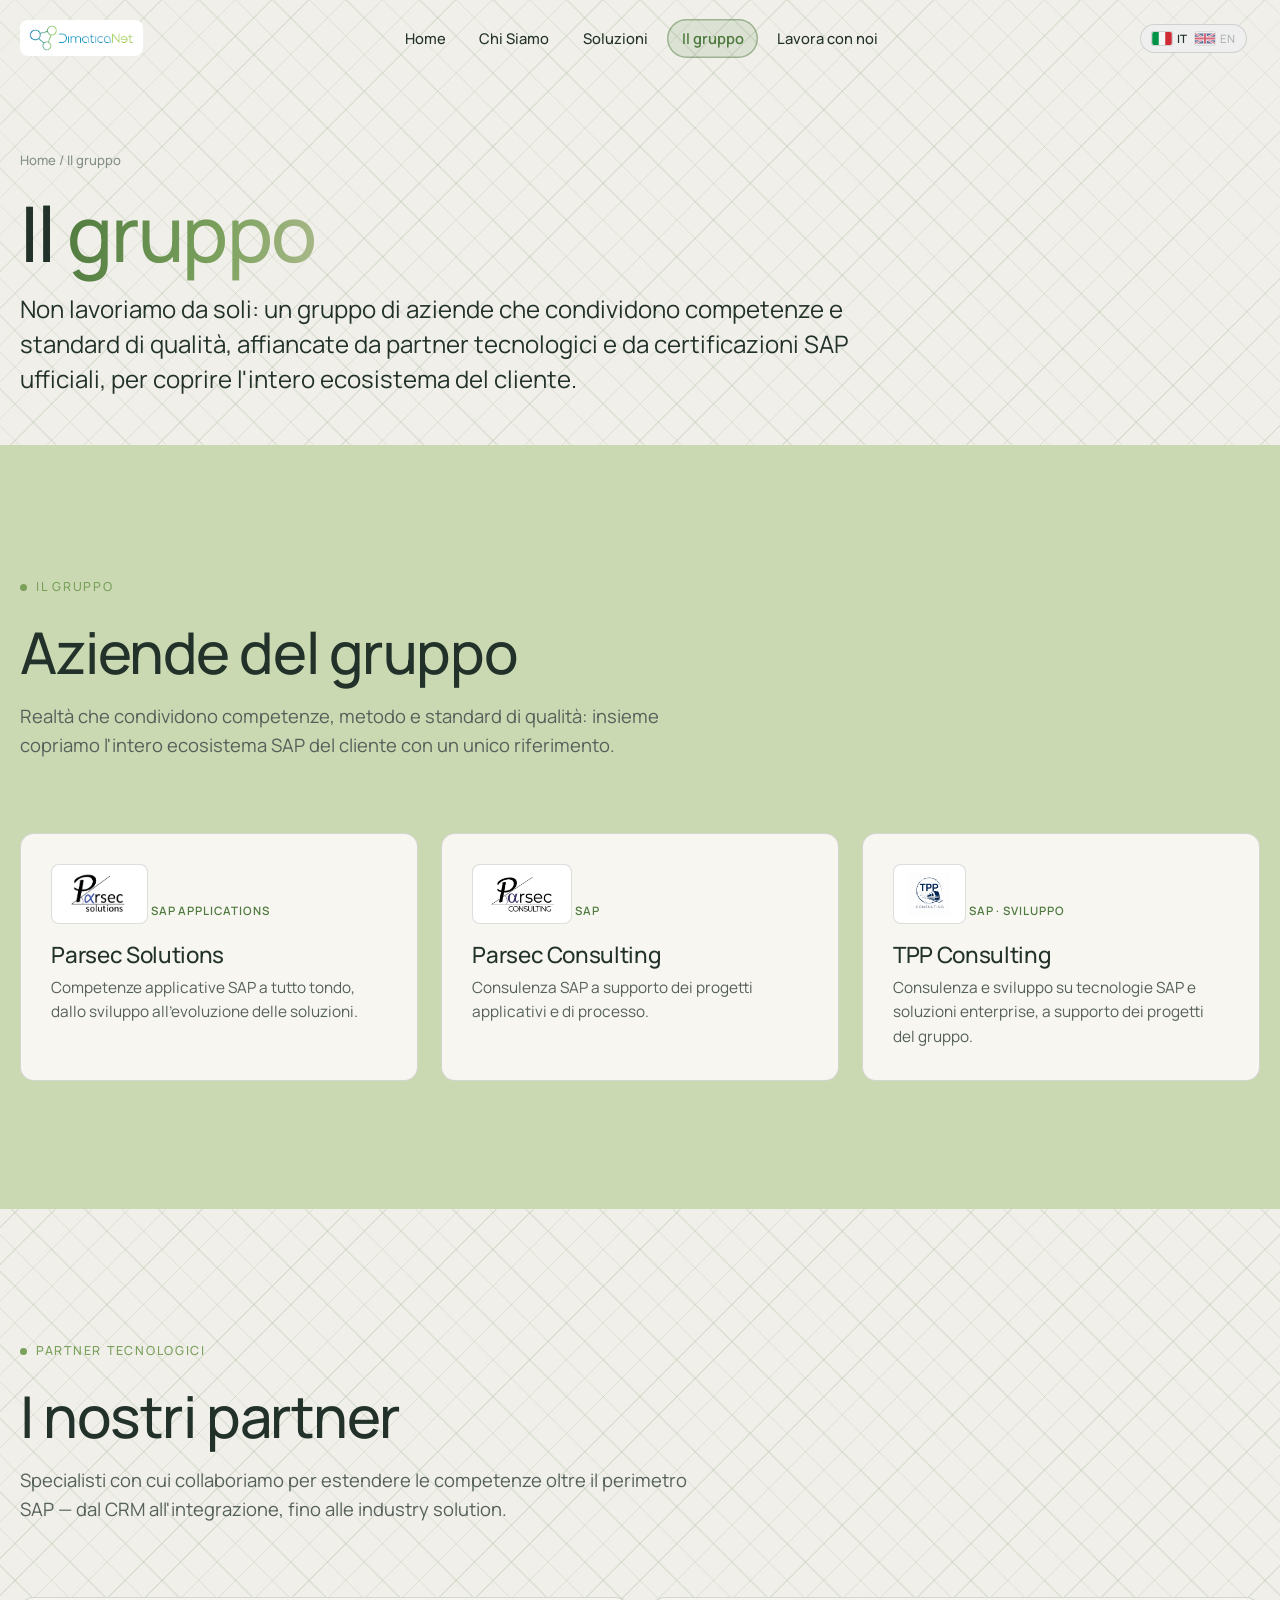
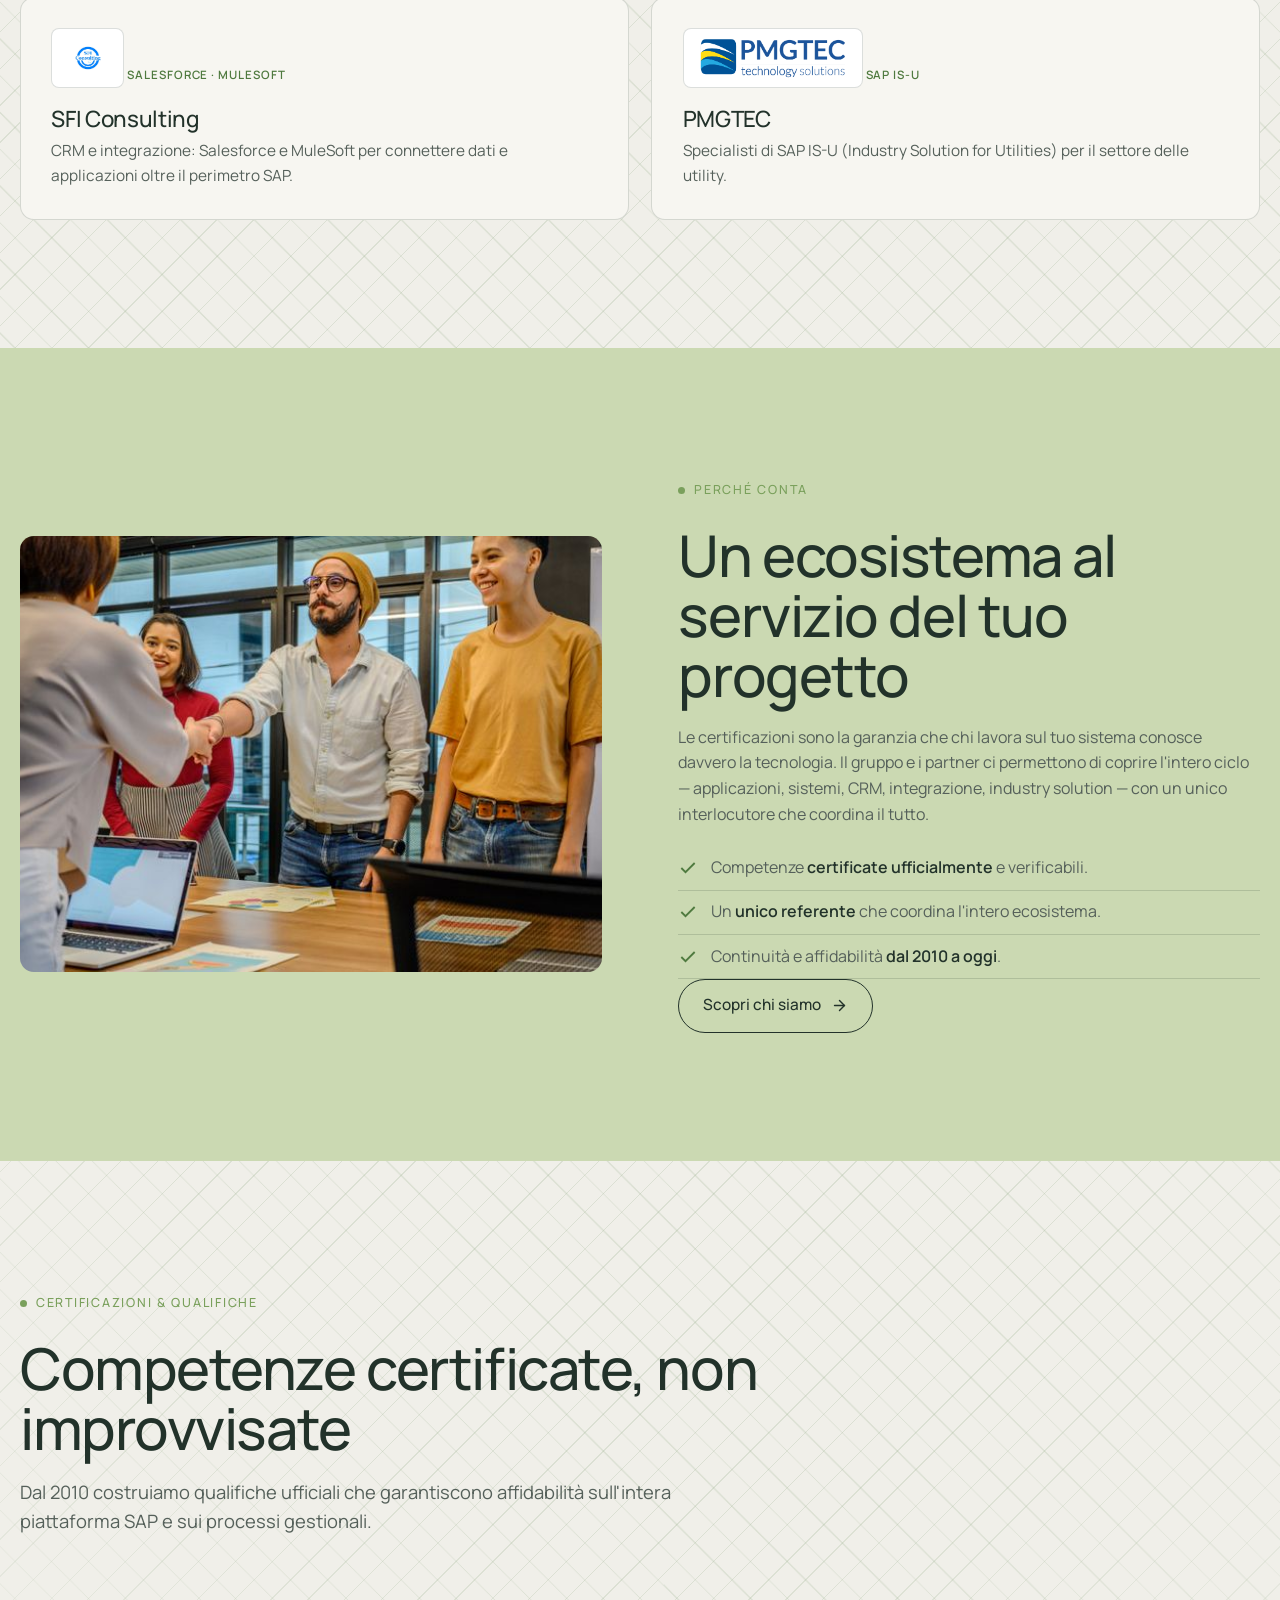
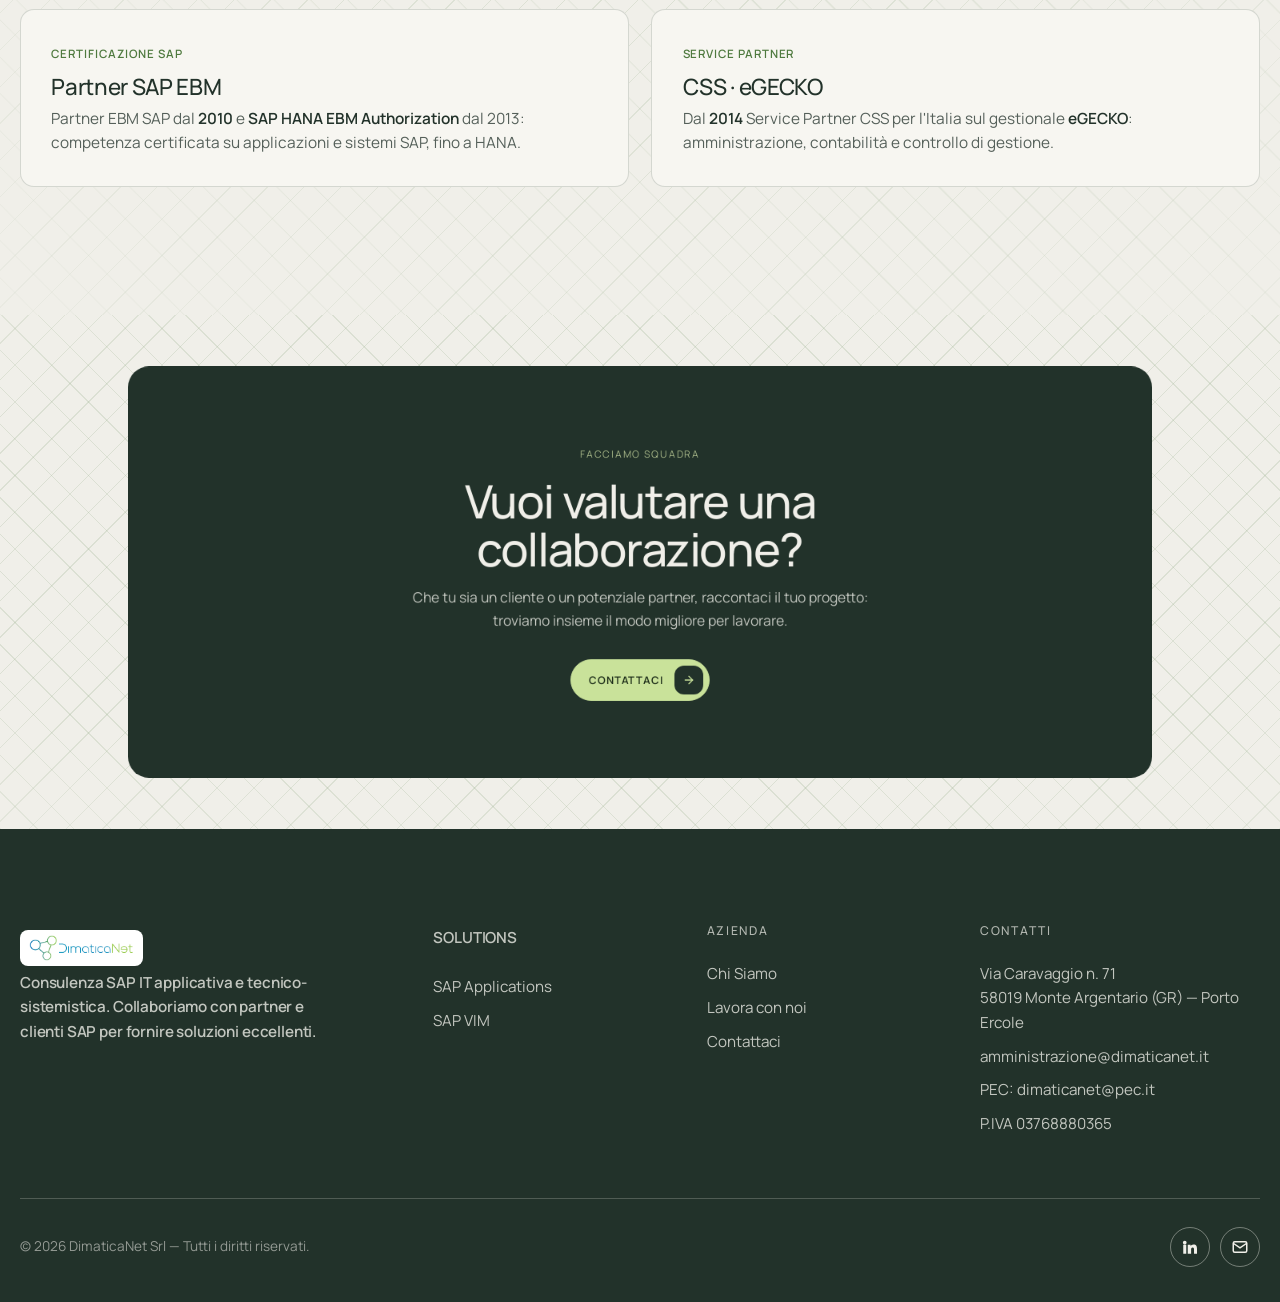
<file: partner.html>
<!DOCTYPE html>
<html lang="it">
<head>
  <meta charset="UTF-8">
  <link rel="icon" type="image/jpeg" href="assets/img/partners/logo-dimaticanet.jpg">
  <link rel="apple-touch-icon" href="assets/img/partners/logo-dimaticanet.jpg">
  <meta name="viewport" content="width=device-width, initial-scale=1">
  <title>Il gruppo &amp; Certificazioni — DimaticaNet Srl</title>
  <meta name="description" content="Partner e certificazioni di DimaticaNet: Partner SAP EBM dal 2010, SAP HANA EBM Authorization, Service Partner CSS per eGECKO e partner tecnologici su SAP, Salesforce, MuleSoft e SAP IS-U.">
  <link rel="canonical" href="https://www.dimaticanet.com/partner.html">
  <meta name="robots" content="index, follow">
  <meta property="og:type" content="website">
  <meta property="og:site_name" content="DimaticaNet">
  <meta property="og:locale" content="it_IT">
  <meta property="og:title" content="Il gruppo &amp; Certificazioni — DimaticaNet Srl">
  <meta property="og:description" content="Partner e certificazioni di DimaticaNet: Partner SAP EBM dal 2010, SAP HANA EBM Authorization, Service Partner CSS per eGECKO e partner tecnologici su SAP, Salesforce, MuleSoft e SAP IS-U.">
  <meta property="og:url" content="https://www.dimaticanet.com/partner.html">
  <meta property="og:image" content="https://www.dimaticanet.com/assets/img/partners/logo-dimaticanet.jpg">
  <meta name="twitter:card" content="summary_large_image">
  <meta name="twitter:title" content="Il gruppo &amp; Certificazioni — DimaticaNet Srl">
  <meta name="twitter:description" content="Partner e certificazioni di DimaticaNet: Partner SAP EBM dal 2010, SAP HANA EBM Authorization, Service Partner CSS per eGECKO e partner tecnologici su SAP, Salesforce, MuleSoft e SAP IS-U.">
  <meta name="twitter:image" content="https://www.dimaticanet.com/assets/img/partners/logo-dimaticanet.jpg">
  <link rel="preconnect" href="https://fonts.googleapis.com">
  <link rel="preconnect" href="https://fonts.gstatic.com" crossorigin>
  <link href="https://fonts.googleapis.com/css2?family=Manrope:wght@400;500;600;700;800&display=swap" rel="stylesheet">
  <link rel="stylesheet" href="assets/css/style.css">
</head>
<body data-page="partner">
  <div id="site-header"></div>

  <div class="net-wrap">
  <section class="page-hero">
    <div class="container">
      <div class="breadcrumb reveal"><a href="index.html">Home</a> / Il gruppo</div>
      <h1 class="reveal" data-delay="1">Il <span class="text-grad">gruppo</span></h1>
      <p class="lead reveal" data-delay="2">Non lavoriamo da soli: un gruppo di aziende che condividono competenze e standard di qualità, affiancate da partner tecnologici e da certificazioni SAP ufficiali, per coprire l'intero ecosistema del cliente.</p>
    </div>
  </section>


  <section class="section section--alt">
    <div class="container">
      <div class="section-head reveal">
        <span class="eyebrow">Il gruppo</span>
        <h2>Aziende del gruppo</h2>
        <p>Realtà che condividono competenze, metodo e standard di qualità: insieme copriamo l'intero ecosistema SAP del cliente con un unico riferimento.</p>
      </div>
      <div class="grid grid--3">
        <div class="card reveal">
          <div class="partner-logo"><img src="assets/img/partners/logo-parsec-s.png" alt="Logo Parsec Solutions" loading="lazy"></div>
          <span class="card-tag">SAP Applications</span>
          <h3>Parsec Solutions</h3>
          <p>Competenze applicative SAP a tutto tondo, dallo sviluppo all'evoluzione delle soluzioni.</p>
        </div>
        <div class="card reveal" data-delay="1">
          <div class="partner-logo"><img src="assets/img/partners/logo-parsec-c.jpg" alt="Logo Parsec Consulting" loading="lazy"></div>
          <span class="card-tag">SAP</span>
          <h3>Parsec Consulting</h3>
          <p>Consulenza SAP a supporto dei progetti applicativi e di processo.</p>
        </div>
        <div class="card reveal" data-delay="2">
          <div class="partner-logo"><img src="assets/img/partners/logo-tpp.png" alt="TPP Consulting" loading="lazy"></div>
          <span class="card-tag">SAP · Sviluppo</span>
          <h3>TPP Consulting</h3>
          <p>Consulenza e sviluppo su tecnologie SAP e soluzioni enterprise, a supporto dei progetti del gruppo.</p>
        </div>
      </div>
    </div>
  </section>


  <section class="section">
    <div class="container">
      <div class="section-head reveal">
        <span class="eyebrow">Partner tecnologici</span>
        <h2>I nostri partner</h2>
        <p>Specialisti con cui collaboriamo per estendere le competenze oltre il perimetro SAP — dal CRM all'integrazione, fino alle industry solution.</p>
      </div>
      <div class="grid grid--2">
        <div class="card reveal">
          <div class="partner-logo"><img src="assets/img/partners/logo-sfi.jpg" alt="Logo SFI Consulting" loading="lazy"></div>
          <span class="card-tag">Salesforce · MuleSoft</span>
          <h3>SFI Consulting</h3>
          <p>CRM e integrazione: Salesforce e MuleSoft per connettere dati e applicazioni oltre il perimetro SAP.</p>
        </div>
        <div class="card reveal" data-delay="1">
          <div class="partner-logo"><img src="assets/img/partners/logo-pmgtec.png" alt="Logo PMGTEC" loading="lazy"></div>
          <span class="card-tag">SAP IS-U</span>
          <h3>PMGTEC</h3>
          <p>Specialisti di SAP IS-U (Industry Solution for Utilities) per il settore delle utility.</p>
        </div>
      </div>
    </div>
  </section>

  <section class="section section--alt">
    <div class="container split">
      <div class="split-media split-media--wide media-photo reveal" style="--img:url('../img/PartnerAffidabile.jpg')" role="img" aria-label="Un ecosistema di partner al servizio del cliente"></div>
      <div class="reveal" data-delay="1">
        <span class="eyebrow">Perché conta</span>
        <h2>Un ecosistema al servizio del tuo progetto</h2>
        <p style="margin:1.2rem 0">Le certificazioni sono la garanzia che chi lavora sul tuo sistema conosce davvero la tecnologia. Il gruppo e i partner ci permettono di coprire l'intero ciclo — applicazioni, sistemi, CRM, integrazione, industry solution — con un unico interlocutore che coordina il tutto.</p>
        <ul class="check-list">
          <li><svg viewBox="0 0 24 24" fill="none" stroke="currentColor" stroke-width="2.2"><polyline points="20 6 9 17 4 12"/></svg><span>Competenze <strong style="color:var(--ink)">certificate ufficialmente</strong> e verificabili.</span></li>
          <li><svg viewBox="0 0 24 24" fill="none" stroke="currentColor" stroke-width="2.2"><polyline points="20 6 9 17 4 12"/></svg><span>Un <strong style="color:var(--ink)">unico referente</strong> che coordina l'intero ecosistema.</span></li>
          <li><svg viewBox="0 0 24 24" fill="none" stroke="currentColor" stroke-width="2.2"><polyline points="20 6 9 17 4 12"/></svg><span>Continuità e affidabilità <strong style="color:var(--ink)">dal 2010 a oggi</strong>.</span></li>
        </ul>
        <a href="chi-siamo.html" class="btn btn--ghost">Scopri chi siamo
          <svg viewBox="0 0 24 24" fill="none" stroke="currentColor" stroke-width="2" stroke-linecap="round" stroke-linejoin="round"><line x1="5" y1="12" x2="19" y2="12"/><polyline points="12 5 19 12 12 19"/></svg>
        </a>
      </div>
    </div>
  </section>

   <section class="section">
    <div class="container">
      <div class="section-head reveal">
        <span class="eyebrow">Certificazioni &amp; qualifiche</span>
        <h2>Competenze certificate, non improvvisate</h2>
        <p>Dal 2010 costruiamo qualifiche ufficiali che garantiscono affidabilità sull'intera piattaforma SAP e sui processi gestionali.</p>
      </div>
      <div class="grid grid--2">
        <div class="card reveal">
          <span class="card-tag">Certificazione SAP</span>
          <h3>Partner SAP EBM</h3>
          <p>Partner EBM SAP dal <strong>2010</strong> e <strong>SAP HANA EBM Authorization</strong> dal 2013: competenza certificata su applicazioni e sistemi SAP, fino a HANA.</p>
        </div>
        <div class="card reveal" data-delay="1">
          <span class="card-tag">Service Partner</span>
          <h3>CSS · eGECKO</h3>
          <p>Dal <strong>2014</strong> Service Partner CSS per l'Italia sul gestionale <strong>eGECKO</strong>: amministrazione, contabilità e controllo di gestione.</p>
        </div>
      </div>
    </div>
  </section>
  </div>

  <section class="scale-scene">
    <div class="scale-card">
      <div class="sc-inner">
        <span class="sc-eyebrow">Facciamo squadra</span>
        <h2>Vuoi valutare una collaborazione?</h2>
        <p>Che tu sia un cliente o un potenziale partner, raccontaci il tuo progetto: troviamo insieme il modo migliore per lavorare.</p>
        <div class="hero-actions" style="justify-content:center;margin-top:2.2rem">
          <a href="contatti.html" class="btn btn--primary">Contattaci
            <svg viewBox="0 0 24 24" fill="none" stroke="currentColor" stroke-width="2" stroke-linecap="round" stroke-linejoin="round"><line x1="5" y1="12" x2="19" y2="12"/><polyline points="12 5 19 12 12 19"/></svg>
          </a>
        </div>
      </div>
    </div>
  </section>

  <div id="site-footer"></div>
  <script src="assets/js/components.js"></script>
  <script src="assets/js/main.js"></script>
</body>
</html>
</file>
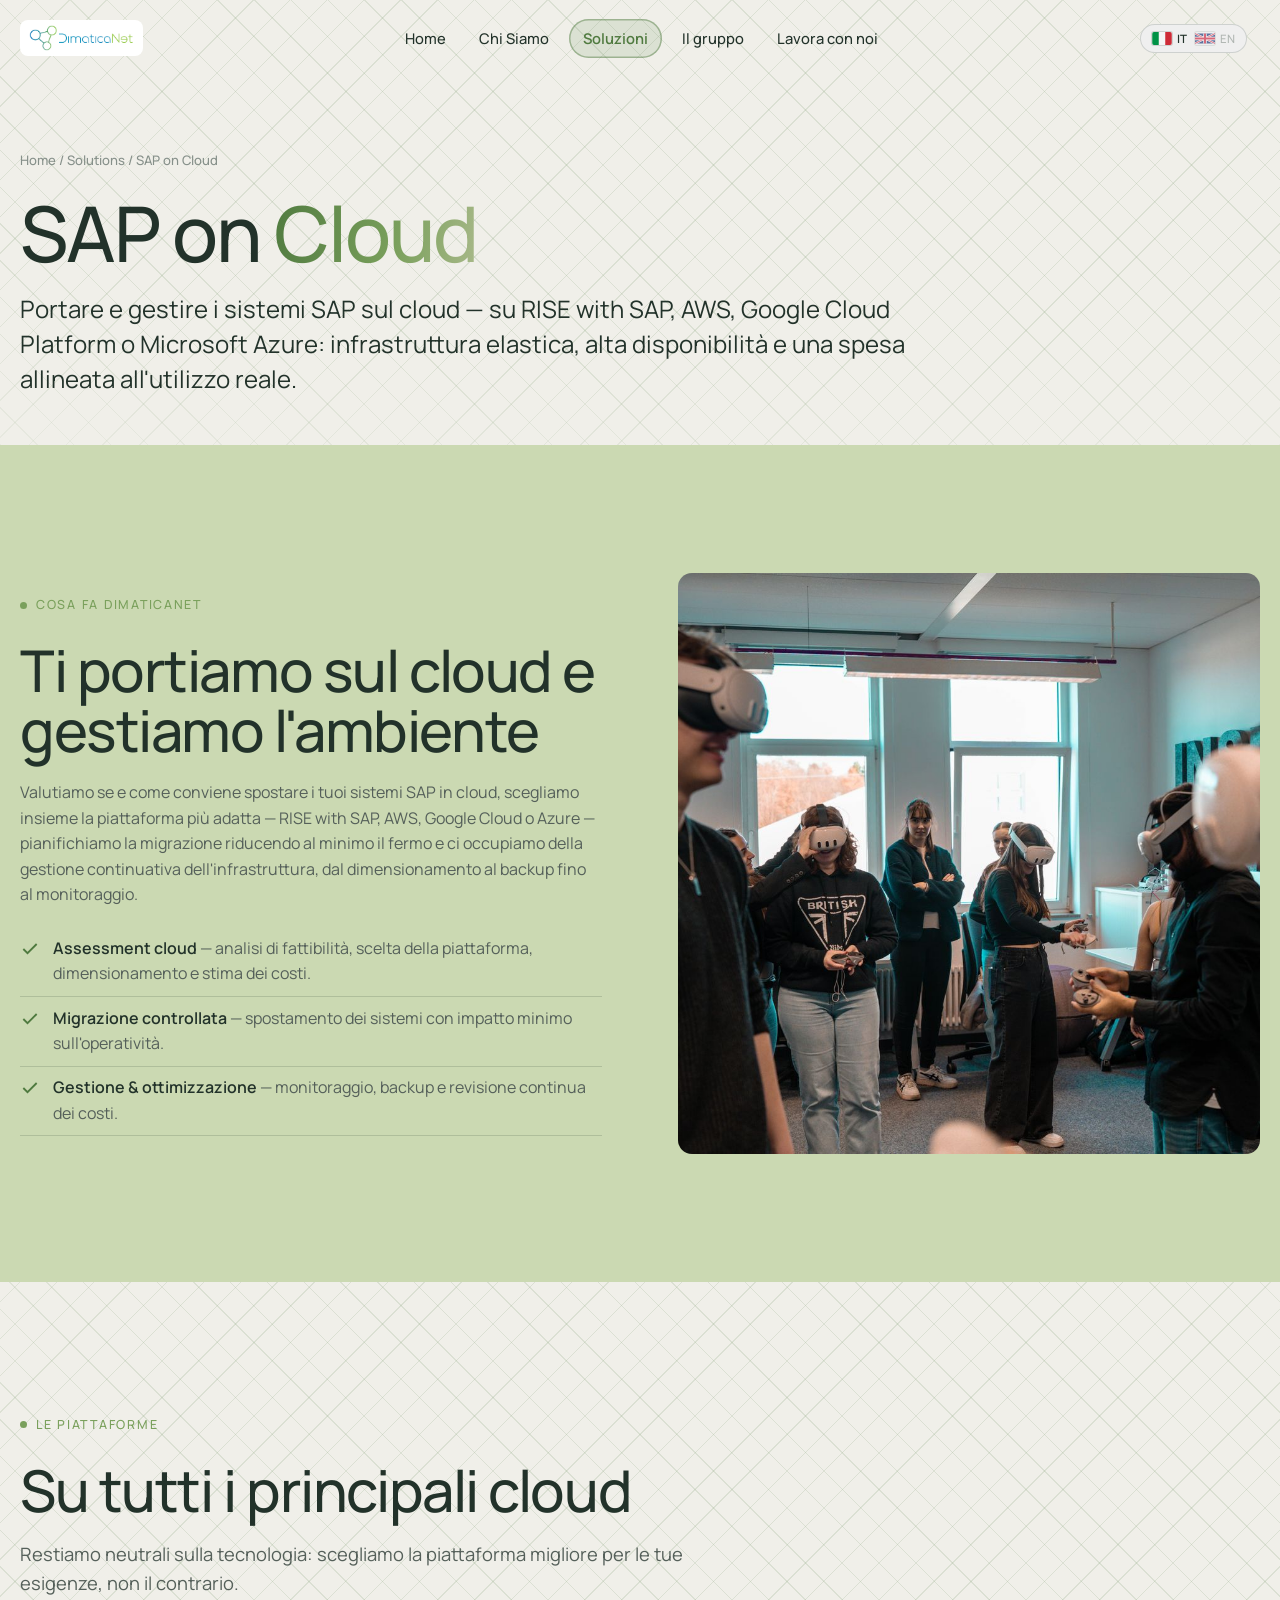
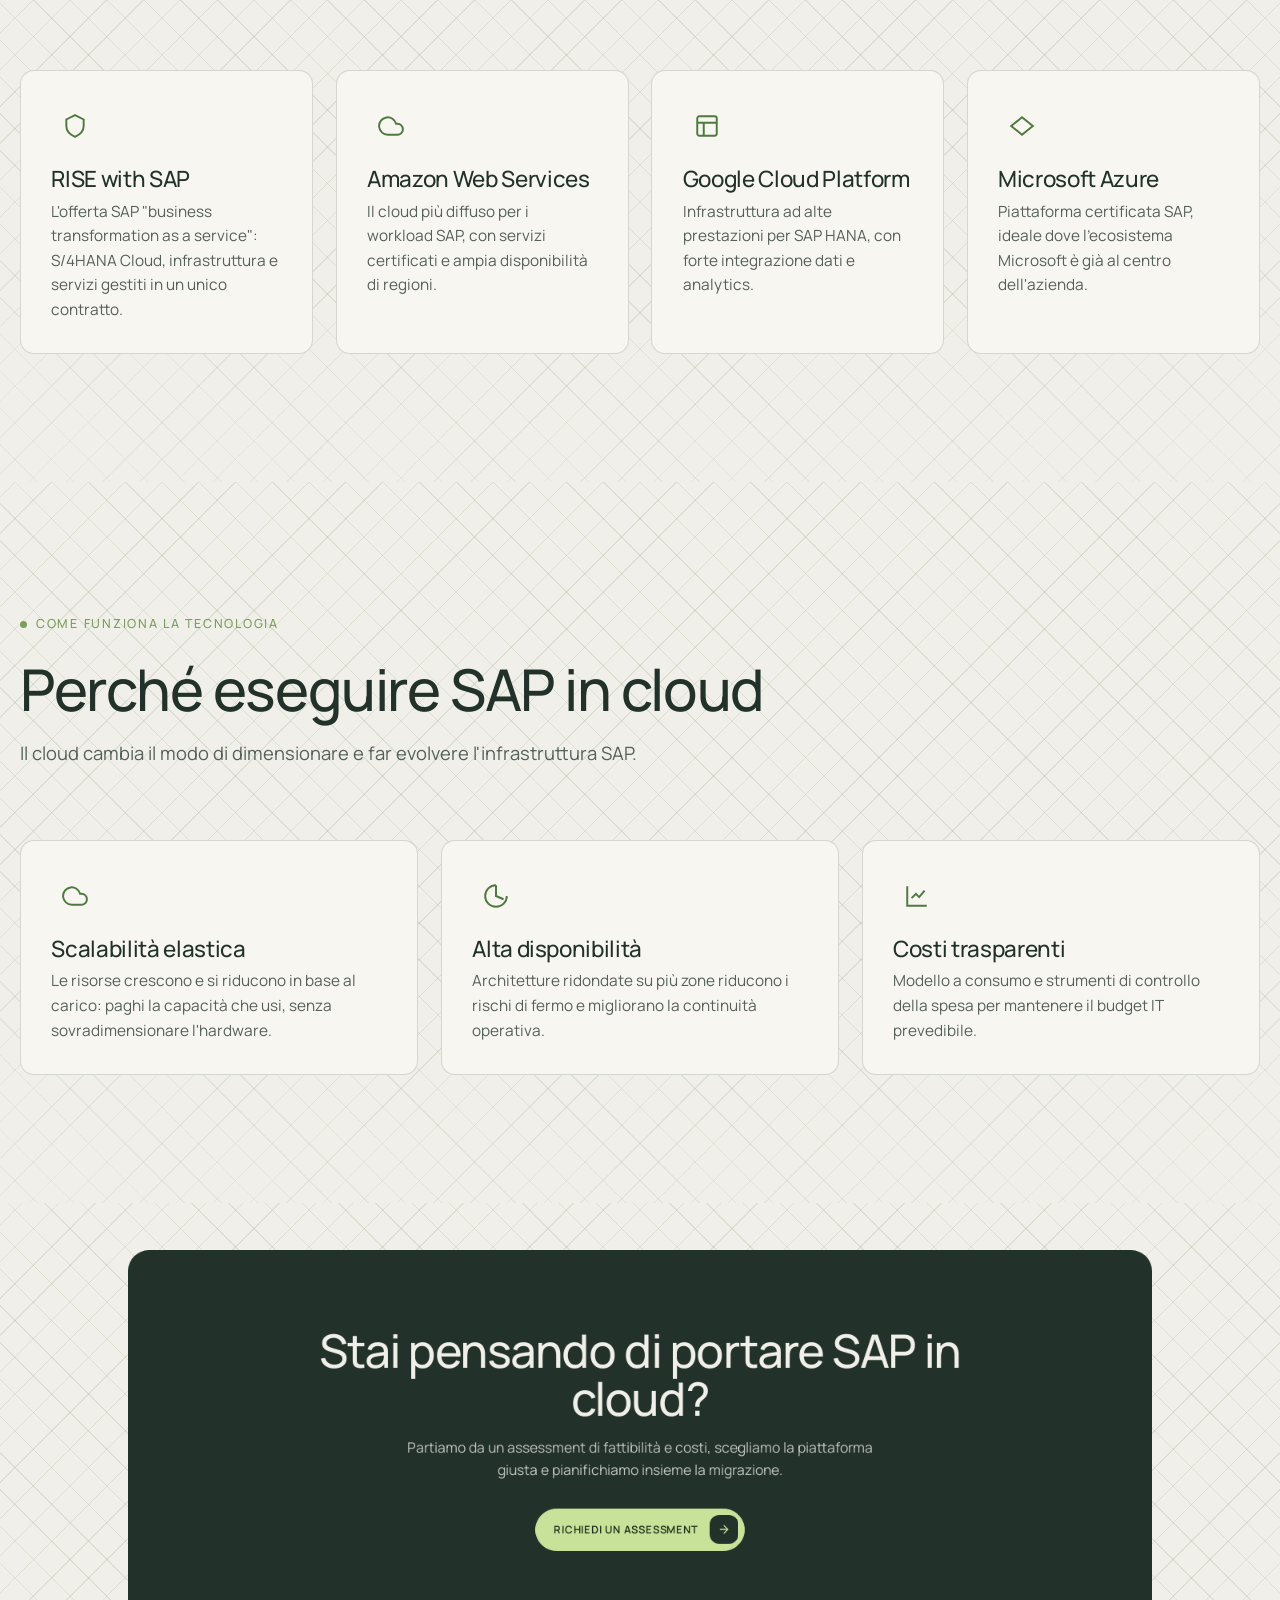
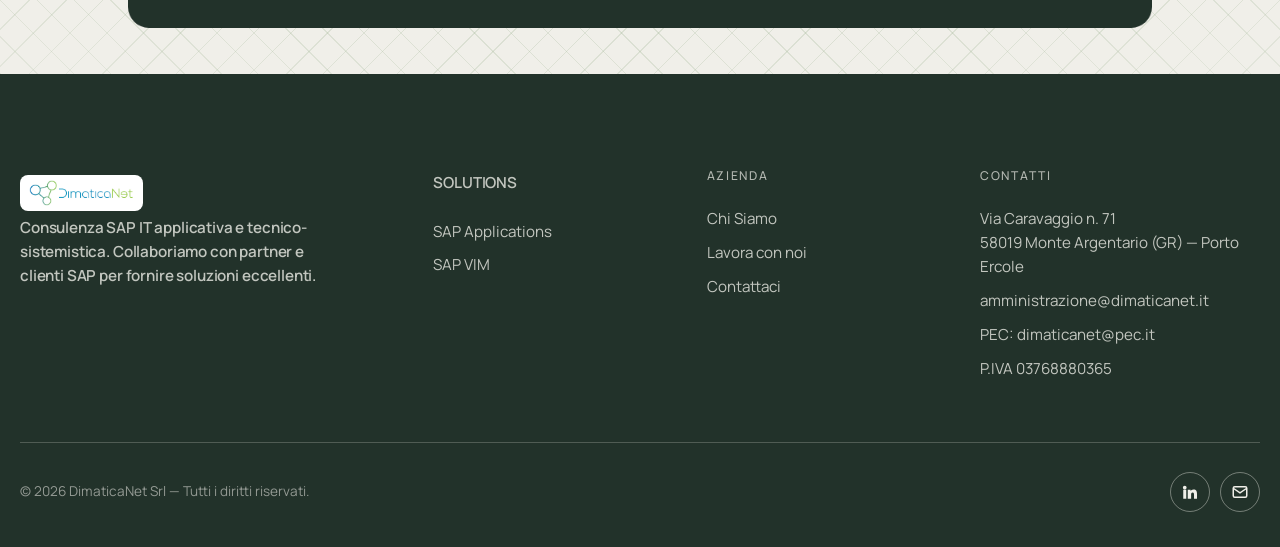
<file: sap-aws.html>
<!DOCTYPE html>
<html lang="it">
<head>
  <meta charset="UTF-8">
  <link rel="icon" type="image/jpeg" href="assets/img/partners/logo-dimaticanet.jpg">
  <meta http-equiv="refresh" content="0; url=sap-cloud.html">
  <link rel="canonical" href="sap-cloud.html">
  <title>SAP on Cloud — DimaticaNet</title>
  <script>location.replace("sap-cloud.html");</script>
</head>
<body><p>La pagina è stata spostata. <a href="sap-cloud.html">Vai a SAP on Cloud</a>.</p></body>
</html>
</file>
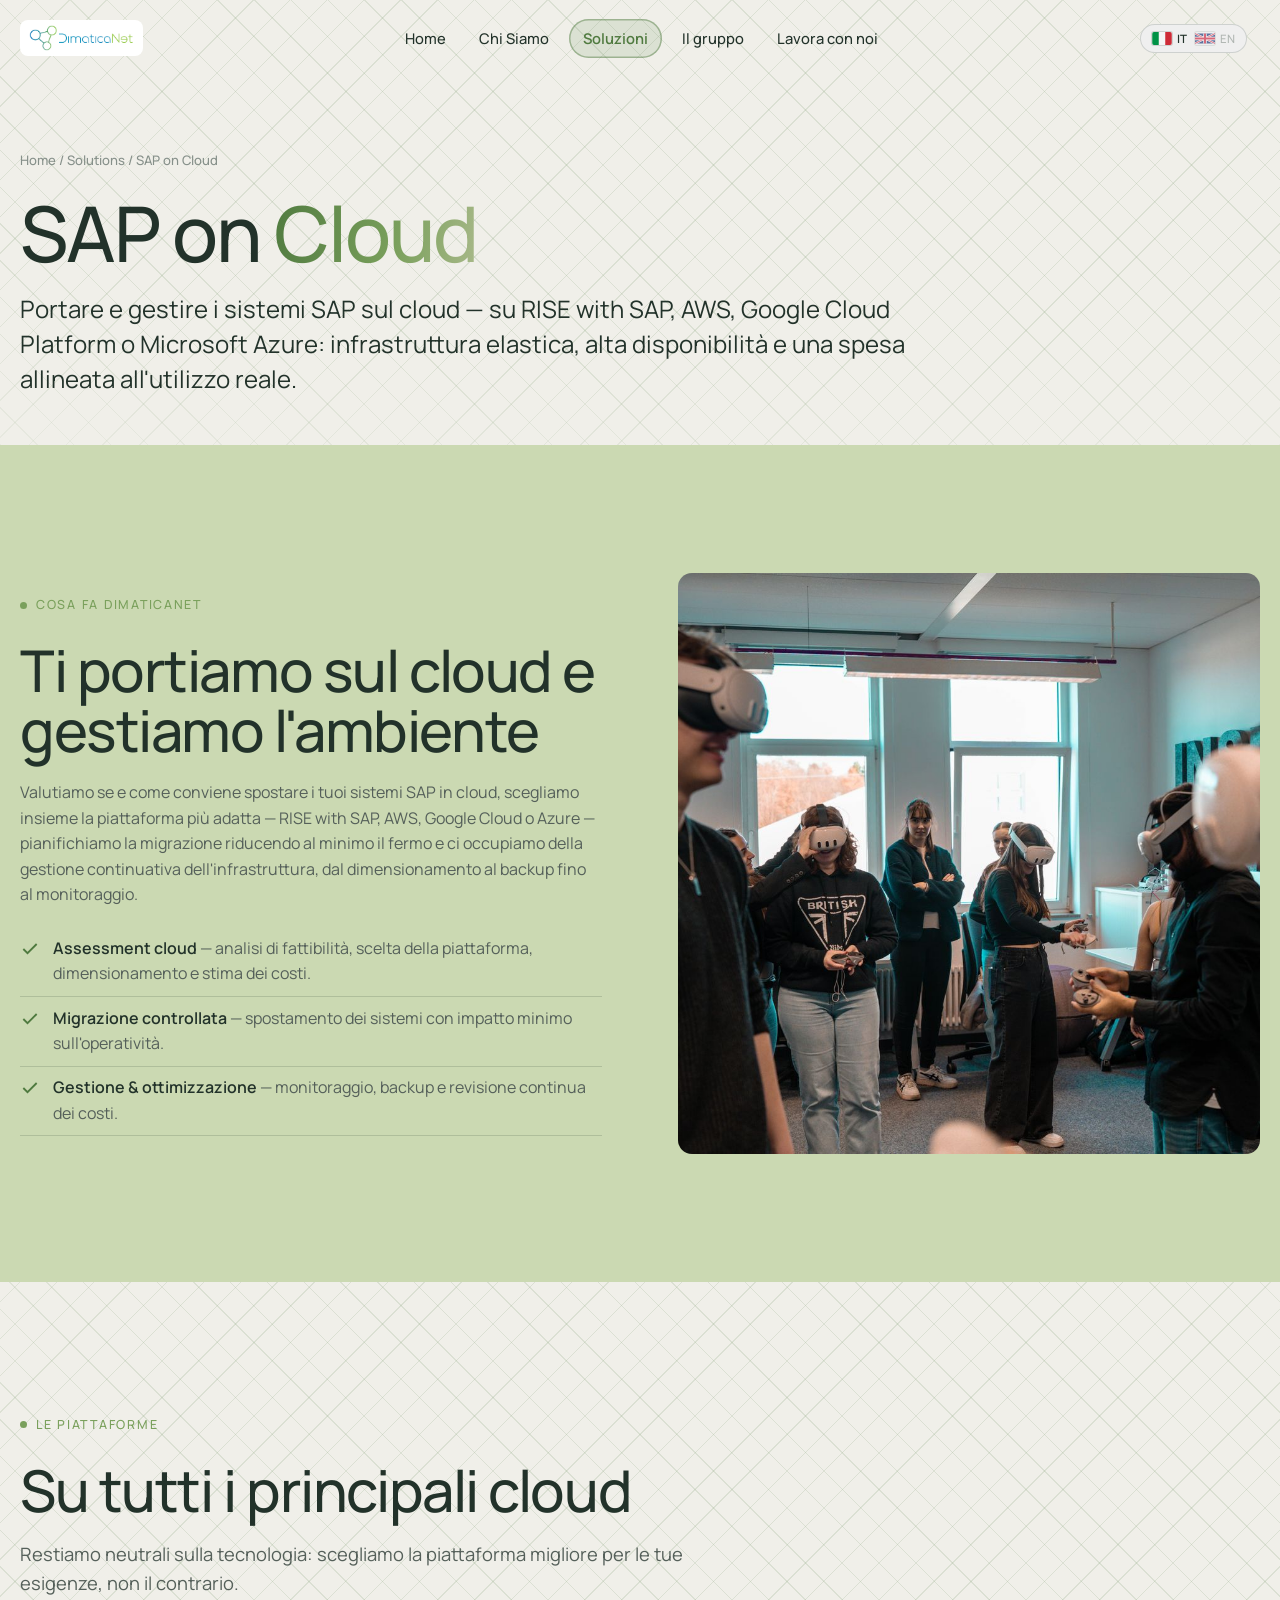
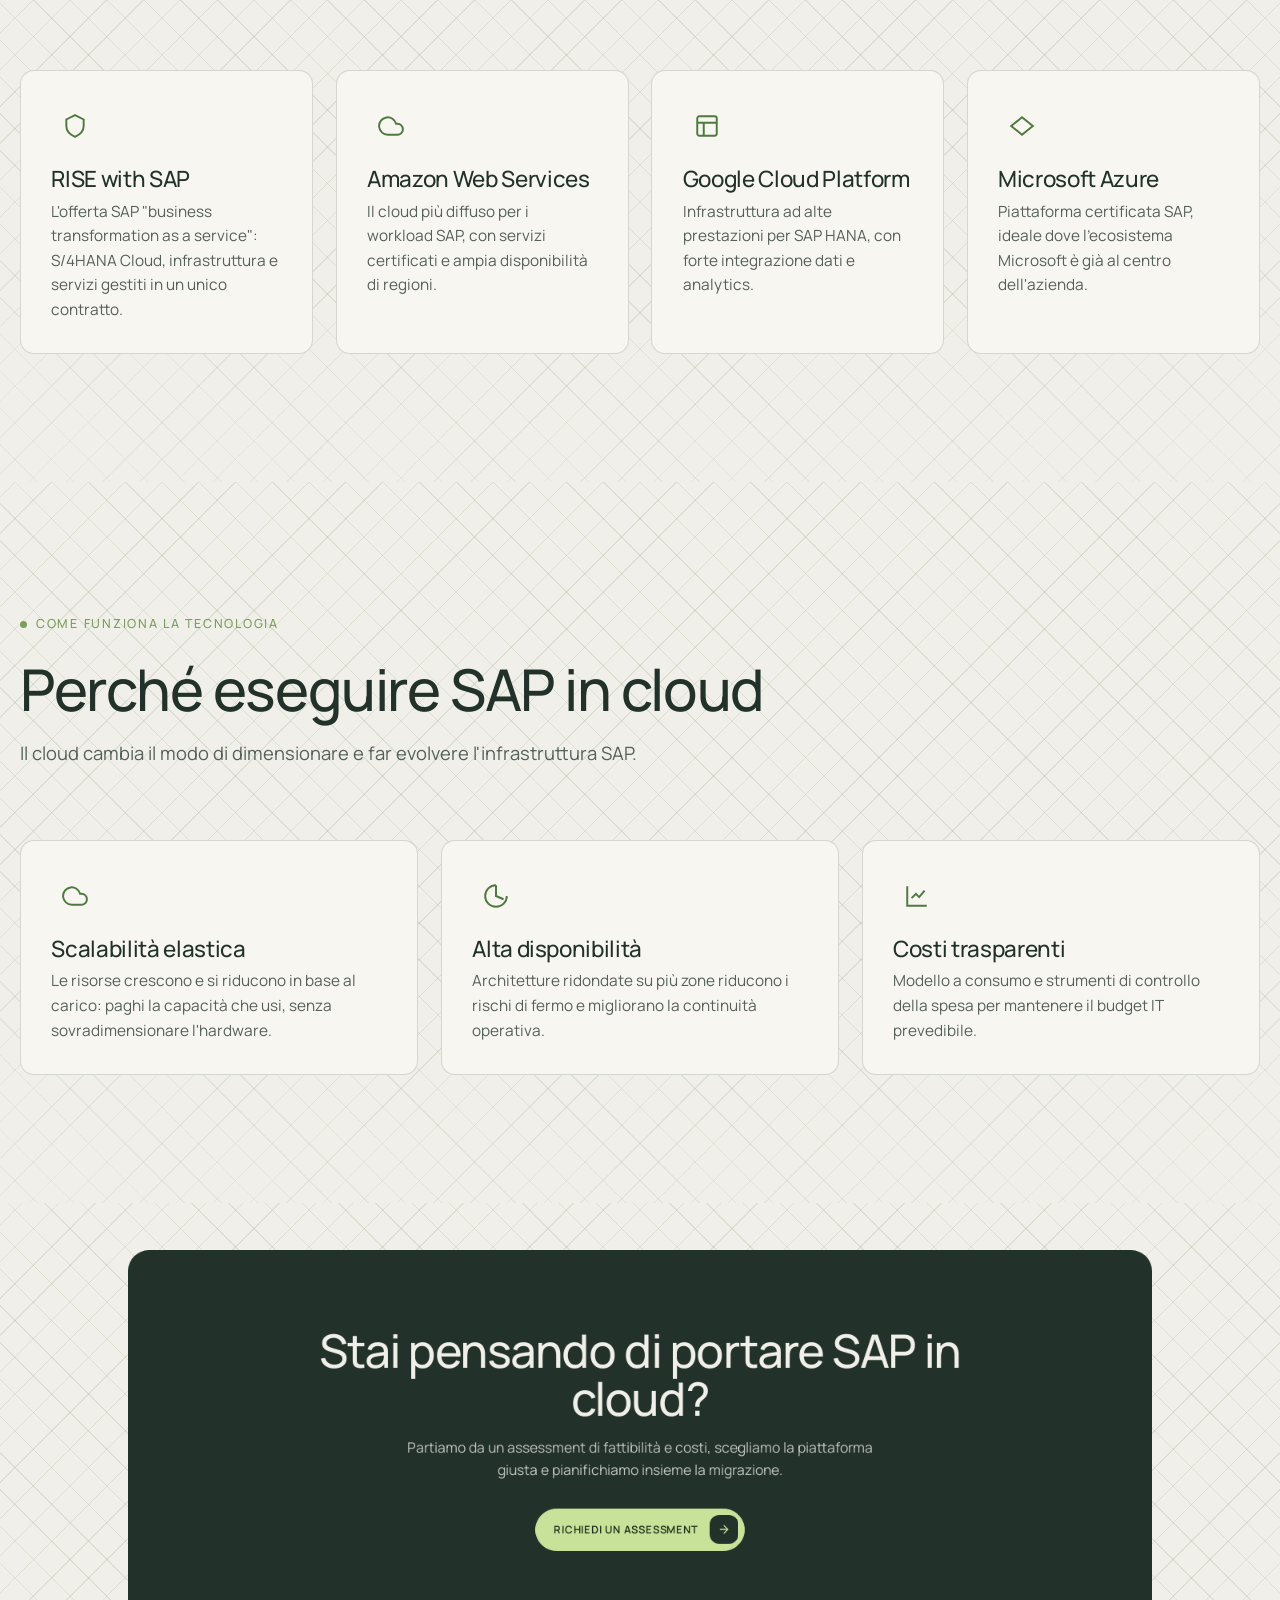
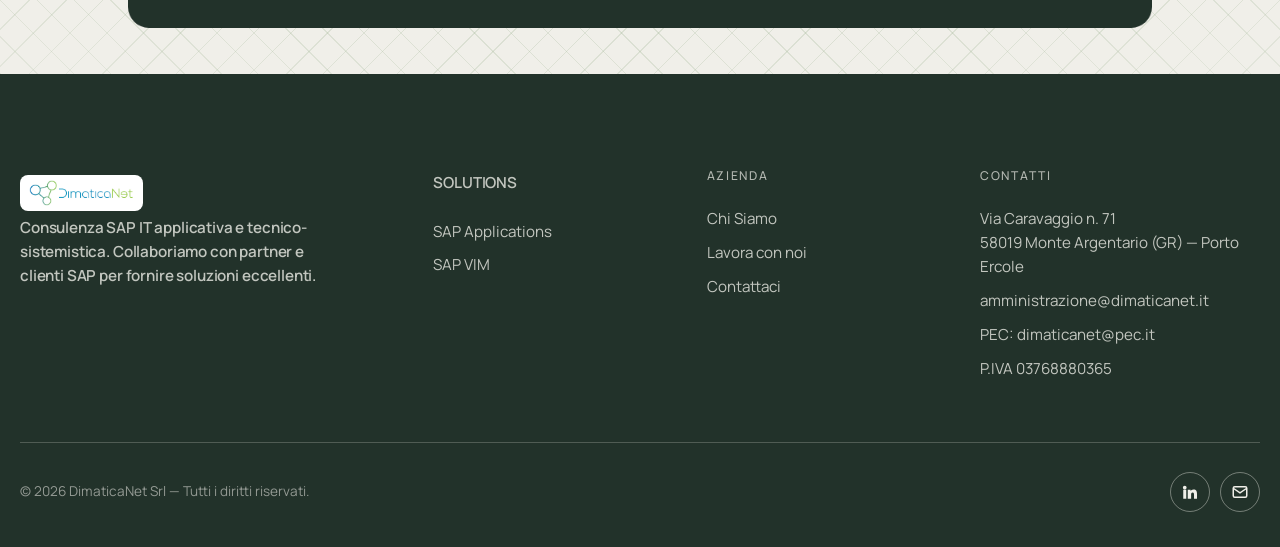
<file: sap-cloud.html>
<!DOCTYPE html>
<html lang="it">
<head>
  <meta charset="UTF-8">
  <link rel="icon" type="image/jpeg" href="assets/img/partners/logo-dimaticanet.jpg">
  <link rel="apple-touch-icon" href="assets/img/partners/logo-dimaticanet.jpg">
  <meta name="viewport" content="width=device-width, initial-scale=1">
  <title>SAP on Cloud — DimaticaNet</title>
  <meta name="description" content="DimaticaNet per SAP on Cloud: migrazione, hosting e gestione dei sistemi SAP su RISE with SAP, AWS, Google Cloud Platform e Microsoft Azure, con scalabilità, resilienza e costi controllati.">
  <link rel="canonical" href="https://www.dimaticanet.com/sap-cloud.html">
  <meta name="robots" content="index, follow">
  <meta property="og:type" content="website">
  <meta property="og:site_name" content="DimaticaNet">
  <meta property="og:locale" content="it_IT">
  <meta property="og:title" content="SAP on Cloud — DimaticaNet">
  <meta property="og:description" content="DimaticaNet per SAP on Cloud: migrazione, hosting e gestione dei sistemi SAP su RISE with SAP, AWS, Google Cloud Platform e Microsoft Azure, con scalabilità, resilienza e costi controllati.">
  <meta property="og:url" content="https://www.dimaticanet.com/sap-cloud.html">
  <meta property="og:image" content="https://www.dimaticanet.com/assets/img/partners/logo-dimaticanet.jpg">
  <meta name="twitter:card" content="summary_large_image">
  <meta name="twitter:title" content="SAP on Cloud — DimaticaNet">
  <meta name="twitter:description" content="DimaticaNet per SAP on Cloud: migrazione, hosting e gestione dei sistemi SAP su RISE with SAP, AWS, Google Cloud Platform e Microsoft Azure, con scalabilità, resilienza e costi controllati.">
  <meta name="twitter:image" content="https://www.dimaticanet.com/assets/img/partners/logo-dimaticanet.jpg">
  <link rel="preconnect" href="https://fonts.googleapis.com">
  <link rel="preconnect" href="https://fonts.gstatic.com" crossorigin>
  <link href="https://fonts.googleapis.com/css2?family=Manrope:wght@400;500;600;700;800&display=swap" rel="stylesheet">
  <link rel="stylesheet" href="assets/css/style.css">
</head>
<body data-page="solutions">
  <div id="site-header"></div>

  <section class="page-hero">
    <div class="container">
      <div class="breadcrumb reveal"><a href="index.html">Home</a> / <a href="solutions.html">Solutions</a> / SAP on Cloud</div>
      <h1 class="reveal" data-delay="1">SAP on <span class="text-grad">Cloud</span></h1>
      <p class="lead reveal" data-delay="2">Portare e gestire i sistemi SAP sul cloud — su RISE with SAP, AWS, Google Cloud Platform o Microsoft Azure: infrastruttura elastica, alta disponibilità e una spesa allineata all'utilizzo reale.</p>
    </div>
  </section>

  <section class="section">
    <div class="container split">
      <div class="reveal">
        <span class="eyebrow">Cosa fa DimaticaNet</span>
        <h2>Ti portiamo sul cloud e gestiamo l'ambiente</h2>
        <p style="margin:1.2rem 0">Valutiamo se e come conviene spostare i tuoi sistemi SAP in cloud, scegliamo insieme la piattaforma più adatta — RISE with SAP, AWS, Google Cloud o Azure — pianifichiamo la migrazione riducendo al minimo il fermo e ci occupiamo della gestione continuativa dell'infrastruttura, dal dimensionamento al backup fino al monitoraggio.</p>
        <ul class="check-list">
          <li><svg viewBox="0 0 24 24" fill="none" stroke="currentColor" stroke-width="2.2"><polyline points="20 6 9 17 4 12"/></svg><span><strong style="color:var(--text)">Assessment cloud</strong> — analisi di fattibilità, scelta della piattaforma, dimensionamento e stima dei costi.</span></li>
          <li><svg viewBox="0 0 24 24" fill="none" stroke="currentColor" stroke-width="2.2"><polyline points="20 6 9 17 4 12"/></svg><span><strong style="color:var(--text)">Migrazione controllata</strong> — spostamento dei sistemi con impatto minimo sull'operatività.</span></li>
          <li><svg viewBox="0 0 24 24" fill="none" stroke="currentColor" stroke-width="2.2"><polyline points="20 6 9 17 4 12"/></svg><span><strong style="color:var(--text)">Gestione &amp; ottimizzazione</strong> — monitoraggio, backup e revisione continua dei costi.</span></li>
        </ul>
      </div>
      <div class="split-media media-photo reveal" data-delay="2" style="--img:url('../img/virtualizzazione.jpg')" role="img" aria-label="SAP on Cloud"></div>
    </div>
  </section>

  <section class="section section--alt">
    <div class="container">
      <div class="section-head reveal">
        <span class="eyebrow">Le piattaforme</span>
        <h2>Su tutti i principali cloud</h2>
        <p>Restiamo neutrali sulla tecnologia: scegliamo la piattaforma migliore per le tue esigenze, non il contrario.</p>
      </div>
      <div class="grid grid--4">
        <div class="card reveal">
          <div class="ic"><svg viewBox="0 0 24 24" fill="none" stroke="currentColor" stroke-width="1.8"><path d="M12 2 4 6v6c0 5 3.5 8 8 10 4.5-2 8-5 8-10V6z"/></svg></div>
          <h3>RISE with SAP</h3>
          <p>L'offerta SAP "business transformation as a service": S/4HANA Cloud, infrastruttura e servizi gestiti in un unico contratto.</p>
        </div>
        <div class="card reveal" data-delay="1">
          <div class="ic"><svg viewBox="0 0 24 24" fill="none" stroke="currentColor" stroke-width="1.8"><path d="M18 10h-1.26A8 8 0 1 0 9 20h9a5 5 0 0 0 0-10z"/></svg></div>
          <h3>Amazon Web Services</h3>
          <p>Il cloud più diffuso per i workload SAP, con servizi certificati e ampia disponibilità di regioni.</p>
        </div>
        <div class="card reveal" data-delay="2">
          <div class="ic"><svg viewBox="0 0 24 24" fill="none" stroke="currentColor" stroke-width="1.8"><rect x="3" y="3" width="18" height="18" rx="2"/><path d="M3 9h18M9 21V9"/></svg></div>
          <h3>Google Cloud Platform</h3>
          <p>Infrastruttura ad alte prestazioni per SAP HANA, con forte integrazione dati e analytics.</p>
        </div>
        <div class="card reveal" data-delay="3">
          <div class="ic"><svg viewBox="0 0 24 24" fill="none" stroke="currentColor" stroke-width="1.8"><path d="M2 12l10-8 10 8-10 8z"/></svg></div>
          <h3>Microsoft Azure</h3>
          <p>Piattaforma certificata SAP, ideale dove l'ecosistema Microsoft è già al centro dell'azienda.</p>
        </div>
      </div>
    </div>
  </section>

  <section class="section">
    <div class="container">
      <div class="section-head reveal">
        <span class="eyebrow">Come funziona la tecnologia</span>
        <h2>Perché eseguire SAP in cloud</h2>
        <p>Il cloud cambia il modo di dimensionare e far evolvere l'infrastruttura SAP.</p>
      </div>
      <div class="grid grid--3">
        <div class="card reveal">
          <div class="ic"><svg viewBox="0 0 24 24" fill="none" stroke="currentColor" stroke-width="1.8"><path d="M18 10h-1.26A8 8 0 1 0 9 20h9a5 5 0 0 0 0-10z"/></svg></div>
          <h3>Scalabilità elastica</h3>
          <p>Le risorse crescono e si riducono in base al carico: paghi la capacità che usi, senza sovradimensionare l'hardware.</p>
        </div>
        <div class="card reveal" data-delay="1">
          <div class="ic"><svg viewBox="0 0 24 24" fill="none" stroke="currentColor" stroke-width="1.8"><path d="M12 2a10 10 0 1 0 10 10M12 2v10l7 3"/></svg></div>
          <h3>Alta disponibilità</h3>
          <p>Architetture ridondate su più zone riducono i rischi di fermo e migliorano la continuità operativa.</p>
        </div>
        <div class="card reveal" data-delay="2">
          <div class="ic"><svg viewBox="0 0 24 24" fill="none" stroke="currentColor" stroke-width="1.8"><path d="M3 3v18h18"/><path d="M7 14l4-4 3 3 5-6"/></svg></div>
          <h3>Costi trasparenti</h3>
          <p>Modello a consumo e strumenti di controllo della spesa per mantenere il budget IT prevedibile.</p>
        </div>
      </div>
    </div>
  </section>

  <section class="scale-scene scale-scene--in">
    <div class="scale-sticky">
      <div class="scale-card">
        <div class="sc-inner">
          <h2>Stai pensando di portare SAP in cloud?</h2>
          <p>Partiamo da un assessment di fattibilità e costi, scegliamo la piattaforma giusta e pianifichiamo insieme la migrazione.</p>
          <div class="hero-actions" style="justify-content:center;margin-top:2.2rem">
            <a href="contatti.html" class="btn btn--primary">Richiedi un assessment
          <svg viewBox="0 0 24 24" fill="none" stroke="currentColor" stroke-width="2" stroke-linecap="round" stroke-linejoin="round"><line x1="5" y1="12" x2="19" y2="12"/><polyline points="12 5 19 12 12 19"/></svg>
        </a>
          </div>
        </div>
      </div>
    </div>
  </section>

  <div id="site-footer"></div>
  <script src="assets/js/components.js"></script>
  <script src="assets/js/main.js"></script>
</body>
</html>
</file>
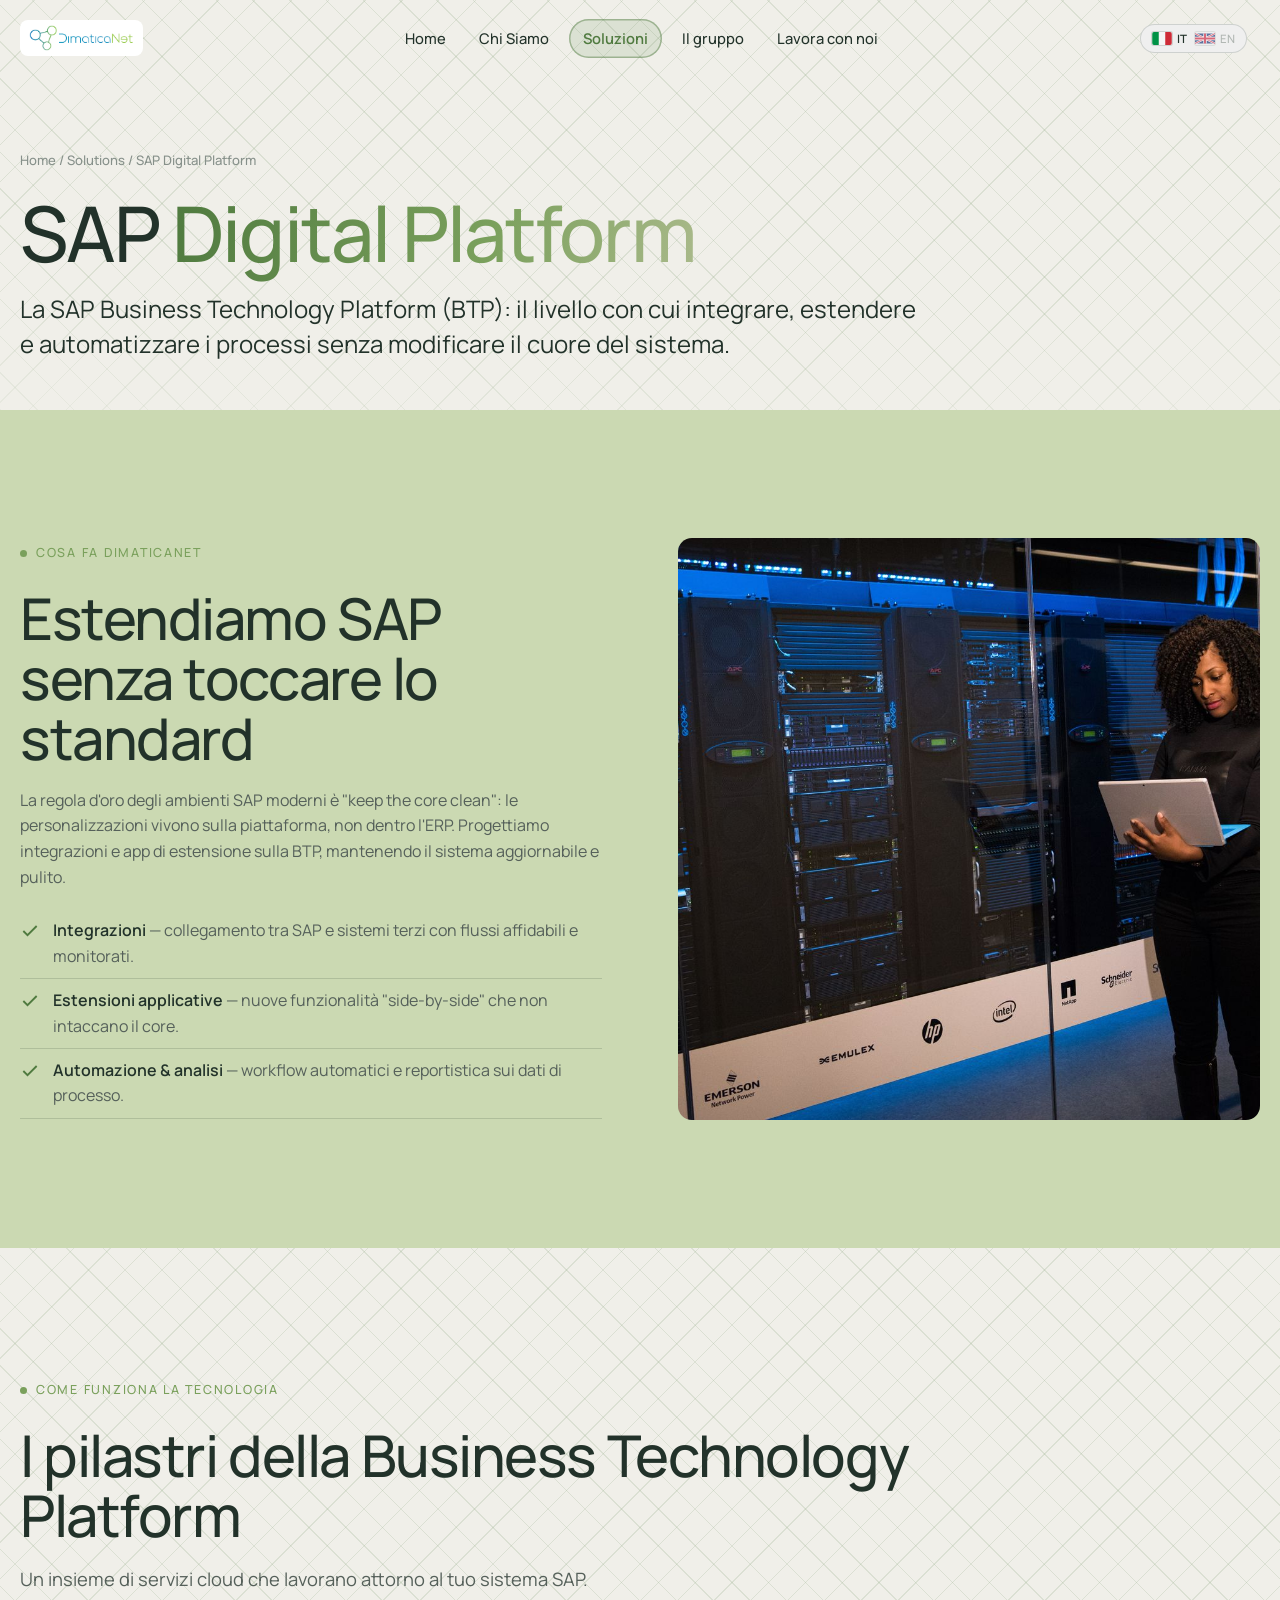
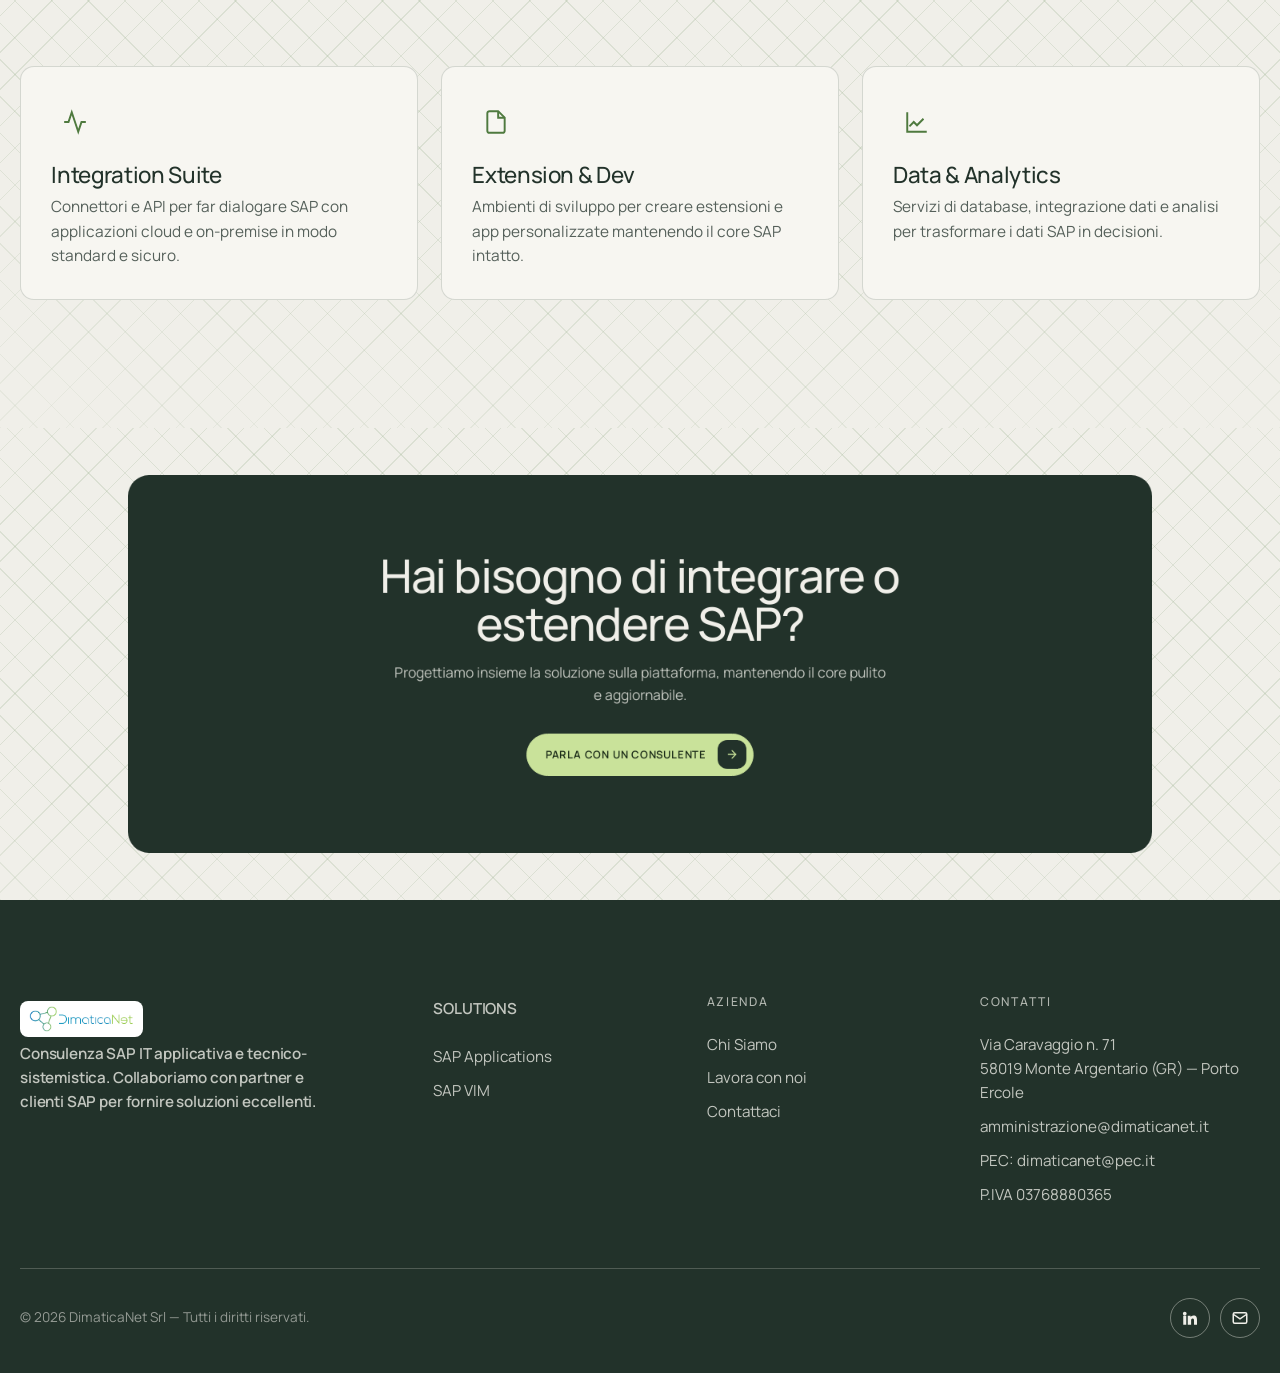
<file: sap-digital-platform.html>
<!DOCTYPE html>
<html lang="it">
<head>
  <meta charset="UTF-8">
  <link rel="icon" type="image/jpeg" href="assets/img/partners/logo-dimaticanet.jpg">
  <link rel="apple-touch-icon" href="assets/img/partners/logo-dimaticanet.jpg">
  <meta name="viewport" content="width=device-width, initial-scale=1">
  <title>SAP Digital Platform (BTP) — DimaticaNet</title>
  <meta name="description" content="DimaticaNet per SAP Business Technology Platform: integrazione, estensioni, automazione e analisi dati per collegare e potenziare i processi SAP.">
  <link rel="canonical" href="https://www.dimaticanet.com/sap-digital-platform.html">
  <meta name="robots" content="index, follow">
  <meta property="og:type" content="website">
  <meta property="og:site_name" content="DimaticaNet">
  <meta property="og:locale" content="it_IT">
  <meta property="og:title" content="SAP Digital Platform (BTP) — DimaticaNet">
  <meta property="og:description" content="DimaticaNet per SAP Business Technology Platform: integrazione, estensioni, automazione e analisi dati per collegare e potenziare i processi SAP.">
  <meta property="og:url" content="https://www.dimaticanet.com/sap-digital-platform.html">
  <meta property="og:image" content="https://www.dimaticanet.com/assets/img/partners/logo-dimaticanet.jpg">
  <meta name="twitter:card" content="summary_large_image">
  <meta name="twitter:title" content="SAP Digital Platform (BTP) — DimaticaNet">
  <meta name="twitter:description" content="DimaticaNet per SAP Business Technology Platform: integrazione, estensioni, automazione e analisi dati per collegare e potenziare i processi SAP.">
  <meta name="twitter:image" content="https://www.dimaticanet.com/assets/img/partners/logo-dimaticanet.jpg">
  <link rel="preconnect" href="https://fonts.googleapis.com">
  <link rel="preconnect" href="https://fonts.gstatic.com" crossorigin>
  <link href="https://fonts.googleapis.com/css2?family=Manrope:wght@400;500;600;700;800&display=swap" rel="stylesheet">
  <link rel="stylesheet" href="assets/css/style.css">
</head>
<body data-page="solutions">
  <div id="site-header"></div>

  <section class="page-hero">
    <div class="container">
      <div class="breadcrumb reveal"><a href="index.html">Home</a> / <a href="solutions.html">Solutions</a> / SAP Digital Platform</div>
      <h1 class="reveal" data-delay="1">SAP <span class="text-grad">Digital Platform</span></h1>
      <p class="lead reveal" data-delay="2">La SAP Business Technology Platform (BTP): il livello con cui integrare, estendere e automatizzare i processi senza modificare il cuore del sistema.</p>
    </div>
  </section>

  <section class="section">
    <div class="container split">
      <div class="reveal">
        <span class="eyebrow">Cosa fa DimaticaNet</span>
        <h2>Estendiamo SAP senza toccare lo standard</h2>
        <p style="margin:1.2rem 0">La regola d'oro degli ambienti SAP moderni è "keep the core clean": le personalizzazioni vivono sulla piattaforma, non dentro l'ERP. Progettiamo integrazioni e app di estensione sulla BTP, mantenendo il sistema aggiornabile e pulito.</p>
        <ul class="check-list">
          <li><svg viewBox="0 0 24 24" fill="none" stroke="currentColor" stroke-width="2.2"><polyline points="20 6 9 17 4 12"/></svg><span><strong style="color:var(--text)">Integrazioni</strong> — collegamento tra SAP e sistemi terzi con flussi affidabili e monitorati.</span></li>
          <li><svg viewBox="0 0 24 24" fill="none" stroke="currentColor" stroke-width="2.2"><polyline points="20 6 9 17 4 12"/></svg><span><strong style="color:var(--text)">Estensioni applicative</strong> — nuove funzionalità "side-by-side" che non intaccano il core.</span></li>
          <li><svg viewBox="0 0 24 24" fill="none" stroke="currentColor" stroke-width="2.2"><polyline points="20 6 9 17 4 12"/></svg><span><strong style="color:var(--text)">Automazione &amp; analisi</strong> — workflow automatici e reportistica sui dati di processo.</span></li>
        </ul>
      </div>
      <div class="split-media media-photo reveal" data-delay="2" style="--img:url('../img/infrastruttura.jpg')" role="img" aria-label="SAP Digital Platform"></div>
    </div>
  </section>

  <section class="section section--alt">
    <div class="container">
      <div class="section-head reveal">
        <span class="eyebrow">Come funziona la tecnologia</span>
        <h2>I pilastri della Business Technology Platform</h2>
        <p>Un insieme di servizi cloud che lavorano attorno al tuo sistema SAP.</p>
      </div>
      <div class="grid grid--3">
        <div class="card reveal">
          <div class="ic"><svg viewBox="0 0 24 24" fill="none" stroke="currentColor" stroke-width="1.8"><path d="M22 12h-4l-3 9L9 3l-3 9H2"/></svg></div>
          <h3>Integration Suite</h3>
          <p>Connettori e API per far dialogare SAP con applicazioni cloud e on-premise in modo standard e sicuro.</p>
        </div>
        <div class="card reveal" data-delay="1">
          <div class="ic"><svg viewBox="0 0 24 24" fill="none" stroke="currentColor" stroke-width="1.8"><path d="M14 2H6a2 2 0 0 0-2 2v16a2 2 0 0 0 2 2h12a2 2 0 0 0 2-2V8z"/><path d="M14 2v6h6"/></svg></div>
          <h3>Extension &amp; Dev</h3>
          <p>Ambienti di sviluppo per creare estensioni e app personalizzate mantenendo il core SAP intatto.</p>
        </div>
        <div class="card reveal" data-delay="2">
          <div class="ic"><svg viewBox="0 0 24 24" fill="none" stroke="currentColor" stroke-width="1.8"><path d="M3 3v18h18"/><path d="M18 9l-6 6-3-3-4 4"/></svg></div>
          <h3>Data &amp; Analytics</h3>
          <p>Servizi di database, integrazione dati e analisi per trasformare i dati SAP in decisioni.</p>
        </div>
      </div>
    </div>
  </section>

  <section class="scale-scene scale-scene--in">
    <div class="scale-sticky">
      <div class="scale-card">
        <div class="sc-inner">
          <h2>Hai bisogno di integrare o estendere SAP?</h2>
          <p>Progettiamo insieme la soluzione sulla piattaforma, mantenendo il core pulito e aggiornabile.</p>
          <div class="hero-actions" style="justify-content:center;margin-top:2.2rem">
            <a href="contatti.html" class="btn btn--primary">Parla con un consulente
          <svg viewBox="0 0 24 24" fill="none" stroke="currentColor" stroke-width="2" stroke-linecap="round" stroke-linejoin="round"><line x1="5" y1="12" x2="19" y2="12"/><polyline points="12 5 19 12 12 19"/></svg>
        </a>
          </div>
        </div>
      </div>
    </div>
  </section>

  <div id="site-footer"></div>
  <script src="assets/js/components.js"></script>
  <script src="assets/js/main.js"></script>
</body>
</html>
</file>
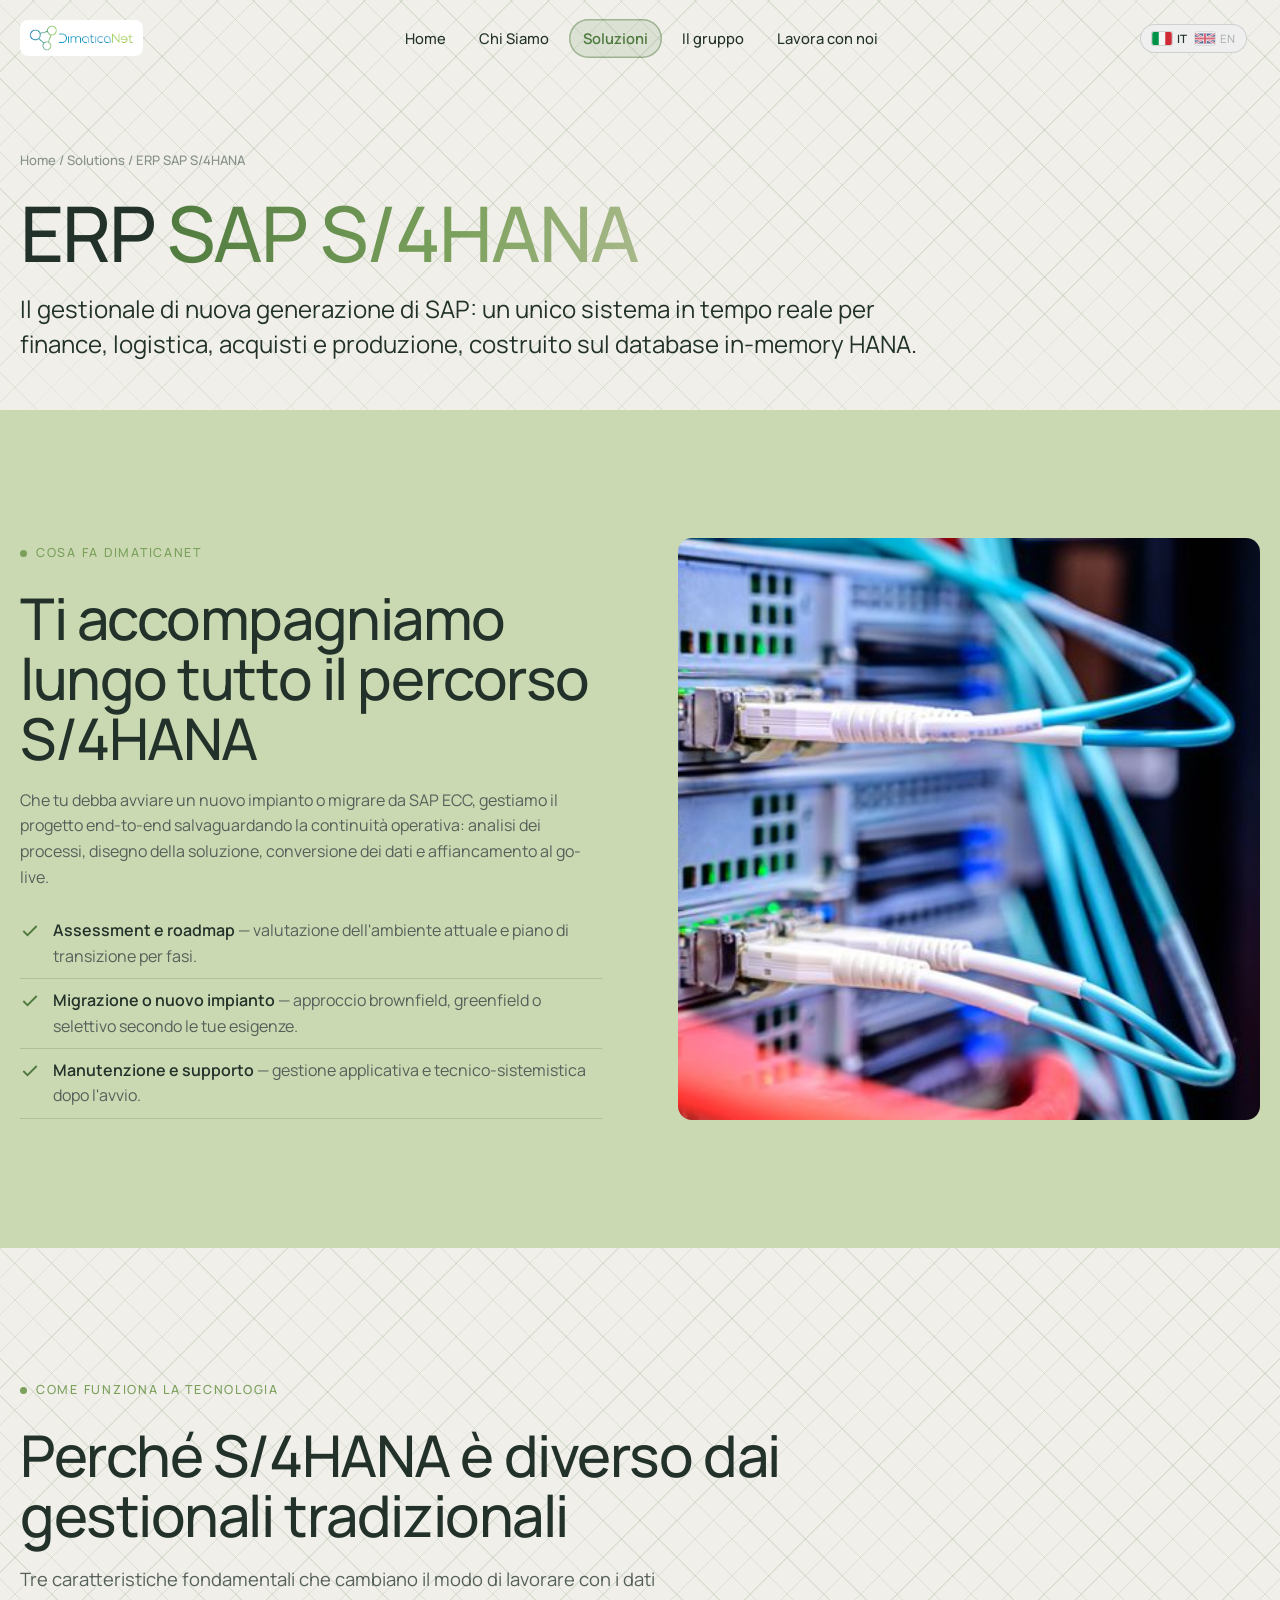
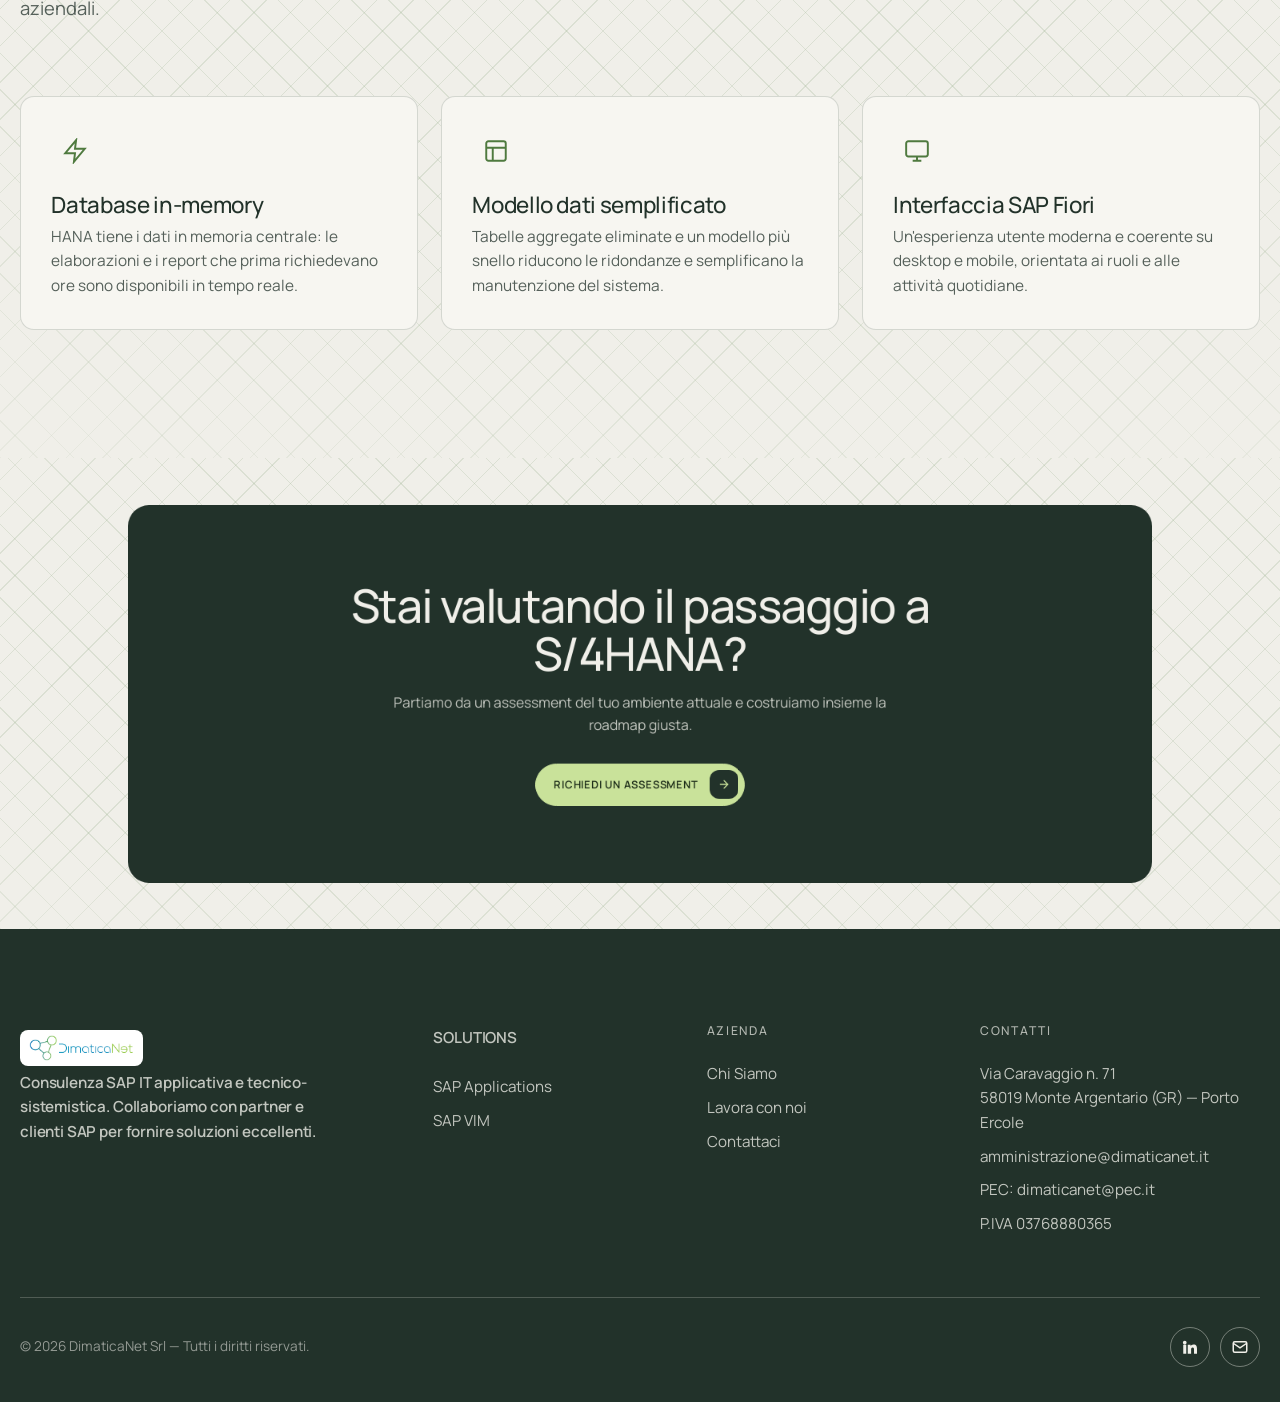
<file: sap-s4hana.html>
<!DOCTYPE html>
<html lang="it">
<head>
  <meta charset="UTF-8">
  <link rel="icon" type="image/jpeg" href="assets/img/partners/logo-dimaticanet.jpg">
  <link rel="apple-touch-icon" href="assets/img/partners/logo-dimaticanet.jpg">
  <meta name="viewport" content="width=device-width, initial-scale=1">
  <title>ERP SAP S/4HANA — DimaticaNet</title>
  <meta name="description" content="DimaticaNet per SAP S/4HANA: implementazione, migrazione e gestione dell'ERP di nuova generazione in-memory per finance, logistica e produzione.">
  <link rel="canonical" href="https://www.dimaticanet.com/sap-s4hana.html">
  <meta name="robots" content="index, follow">
  <meta property="og:type" content="website">
  <meta property="og:site_name" content="DimaticaNet">
  <meta property="og:locale" content="it_IT">
  <meta property="og:title" content="ERP SAP S/4HANA — DimaticaNet">
  <meta property="og:description" content="DimaticaNet per SAP S/4HANA: implementazione, migrazione e gestione dell'ERP di nuova generazione in-memory per finance, logistica e produzione.">
  <meta property="og:url" content="https://www.dimaticanet.com/sap-s4hana.html">
  <meta property="og:image" content="https://www.dimaticanet.com/assets/img/partners/logo-dimaticanet.jpg">
  <meta name="twitter:card" content="summary_large_image">
  <meta name="twitter:title" content="ERP SAP S/4HANA — DimaticaNet">
  <meta name="twitter:description" content="DimaticaNet per SAP S/4HANA: implementazione, migrazione e gestione dell'ERP di nuova generazione in-memory per finance, logistica e produzione.">
  <meta name="twitter:image" content="https://www.dimaticanet.com/assets/img/partners/logo-dimaticanet.jpg">
  <link rel="preconnect" href="https://fonts.googleapis.com">
  <link rel="preconnect" href="https://fonts.gstatic.com" crossorigin>
  <link href="https://fonts.googleapis.com/css2?family=Manrope:wght@400;500;600;700;800&display=swap" rel="stylesheet">
  <link rel="stylesheet" href="assets/css/style.css">
</head>
<body data-page="solutions">
  <div id="site-header"></div>

  <section class="page-hero">
    <div class="container">
      <div class="breadcrumb reveal"><a href="index.html">Home</a> / <a href="solutions.html">Solutions</a> / ERP SAP S/4HANA</div>
      <h1 class="reveal" data-delay="1">ERP <span class="text-grad">SAP S/4HANA</span></h1>
      <p class="lead reveal" data-delay="2">Il gestionale di nuova generazione di SAP: un unico sistema in tempo reale per finance, logistica, acquisti e produzione, costruito sul database in-memory HANA.</p>
    </div>
  </section>

  <section class="section">
    <div class="container split">
      <div class="reveal">
        <span class="eyebrow">Cosa fa DimaticaNet</span>
        <h2>Ti accompagniamo lungo tutto il percorso S/4HANA</h2>
        <p style="margin:1.2rem 0">Che tu debba avviare un nuovo impianto o migrare da SAP ECC, gestiamo il progetto end-to-end salvaguardando la continuità operativa: analisi dei processi, disegno della soluzione, conversione dei dati e affiancamento al go-live.</p>
        <ul class="check-list">
          <li><svg viewBox="0 0 24 24" fill="none" stroke="currentColor" stroke-width="2.2"><polyline points="20 6 9 17 4 12"/></svg><span><strong style="color:var(--text)">Assessment e roadmap</strong> — valutazione dell'ambiente attuale e piano di transizione per fasi.</span></li>
          <li><svg viewBox="0 0 24 24" fill="none" stroke="currentColor" stroke-width="2.2"><polyline points="20 6 9 17 4 12"/></svg><span><strong style="color:var(--text)">Migrazione o nuovo impianto</strong> — approccio brownfield, greenfield o selettivo secondo le tue esigenze.</span></li>
          <li><svg viewBox="0 0 24 24" fill="none" stroke="currentColor" stroke-width="2.2"><polyline points="20 6 9 17 4 12"/></svg><span><strong style="color:var(--text)">Manutenzione e supporto</strong> — gestione applicativa e tecnico-sistemistica dopo l'avvio.</span></li>
        </ul>
      </div>
      <div class="split-media media-photo reveal" data-delay="2" style="--img:url('../img/SAP-Hana.jpg')" role="img" aria-label="SAP S/4HANA"></div>
    </div>
  </section>

  <section class="section section--alt">
    <div class="container">
      <div class="section-head reveal">
        <span class="eyebrow">Come funziona la tecnologia</span>
        <h2>Perché S/4HANA è diverso dai gestionali tradizionali</h2>
        <p>Tre caratteristiche fondamentali che cambiano il modo di lavorare con i dati aziendali.</p>
      </div>
      <div class="grid grid--3">
        <div class="card reveal">
          <div class="ic"><svg viewBox="0 0 24 24" fill="none" stroke="currentColor" stroke-width="1.8"><path d="M4 4h16v16H4z" opacity="0"/><path d="M13 2L3 14h9l-1 8 10-12h-9z"/></svg></div>
          <h3>Database in-memory</h3>
          <p>HANA tiene i dati in memoria centrale: le elaborazioni e i report che prima richiedevano ore sono disponibili in tempo reale.</p>
        </div>
        <div class="card reveal" data-delay="1">
          <div class="ic"><svg viewBox="0 0 24 24" fill="none" stroke="currentColor" stroke-width="1.8"><rect x="3" y="3" width="18" height="18" rx="2"/><path d="M3 9h18M9 21V9"/></svg></div>
          <h3>Modello dati semplificato</h3>
          <p>Tabelle aggregate eliminate e un modello più snello riducono le ridondanze e semplificano la manutenzione del sistema.</p>
        </div>
        <div class="card reveal" data-delay="2">
          <div class="ic"><svg viewBox="0 0 24 24" fill="none" stroke="currentColor" stroke-width="1.8"><rect x="2" y="3" width="20" height="14" rx="2"/><path d="M8 21h8M12 17v4"/></svg></div>
          <h3>Interfaccia SAP Fiori</h3>
          <p>Un'esperienza utente moderna e coerente su desktop e mobile, orientata ai ruoli e alle attività quotidiane.</p>
        </div>
      </div>
    </div>
  </section>

  <section class="scale-scene scale-scene--in">
    <div class="scale-sticky">
      <div class="scale-card">
        <div class="sc-inner">
          <h2>Stai valutando il passaggio a S/4HANA?</h2>
          <p>Partiamo da un assessment del tuo ambiente attuale e costruiamo insieme la roadmap giusta.</p>
          <div class="hero-actions" style="justify-content:center;margin-top:2.2rem">
            <a href="contatti.html" class="btn btn--primary">Richiedi un assessment
          <svg viewBox="0 0 24 24" fill="none" stroke="currentColor" stroke-width="2" stroke-linecap="round" stroke-linejoin="round"><line x1="5" y1="12" x2="19" y2="12"/><polyline points="12 5 19 12 12 19"/></svg>
        </a>
          </div>
        </div>
      </div>
    </div>
  </section>

  <div id="site-footer"></div>
  <script src="assets/js/components.js"></script>
  <script src="assets/js/main.js"></script>
</body>
</html>
</file>
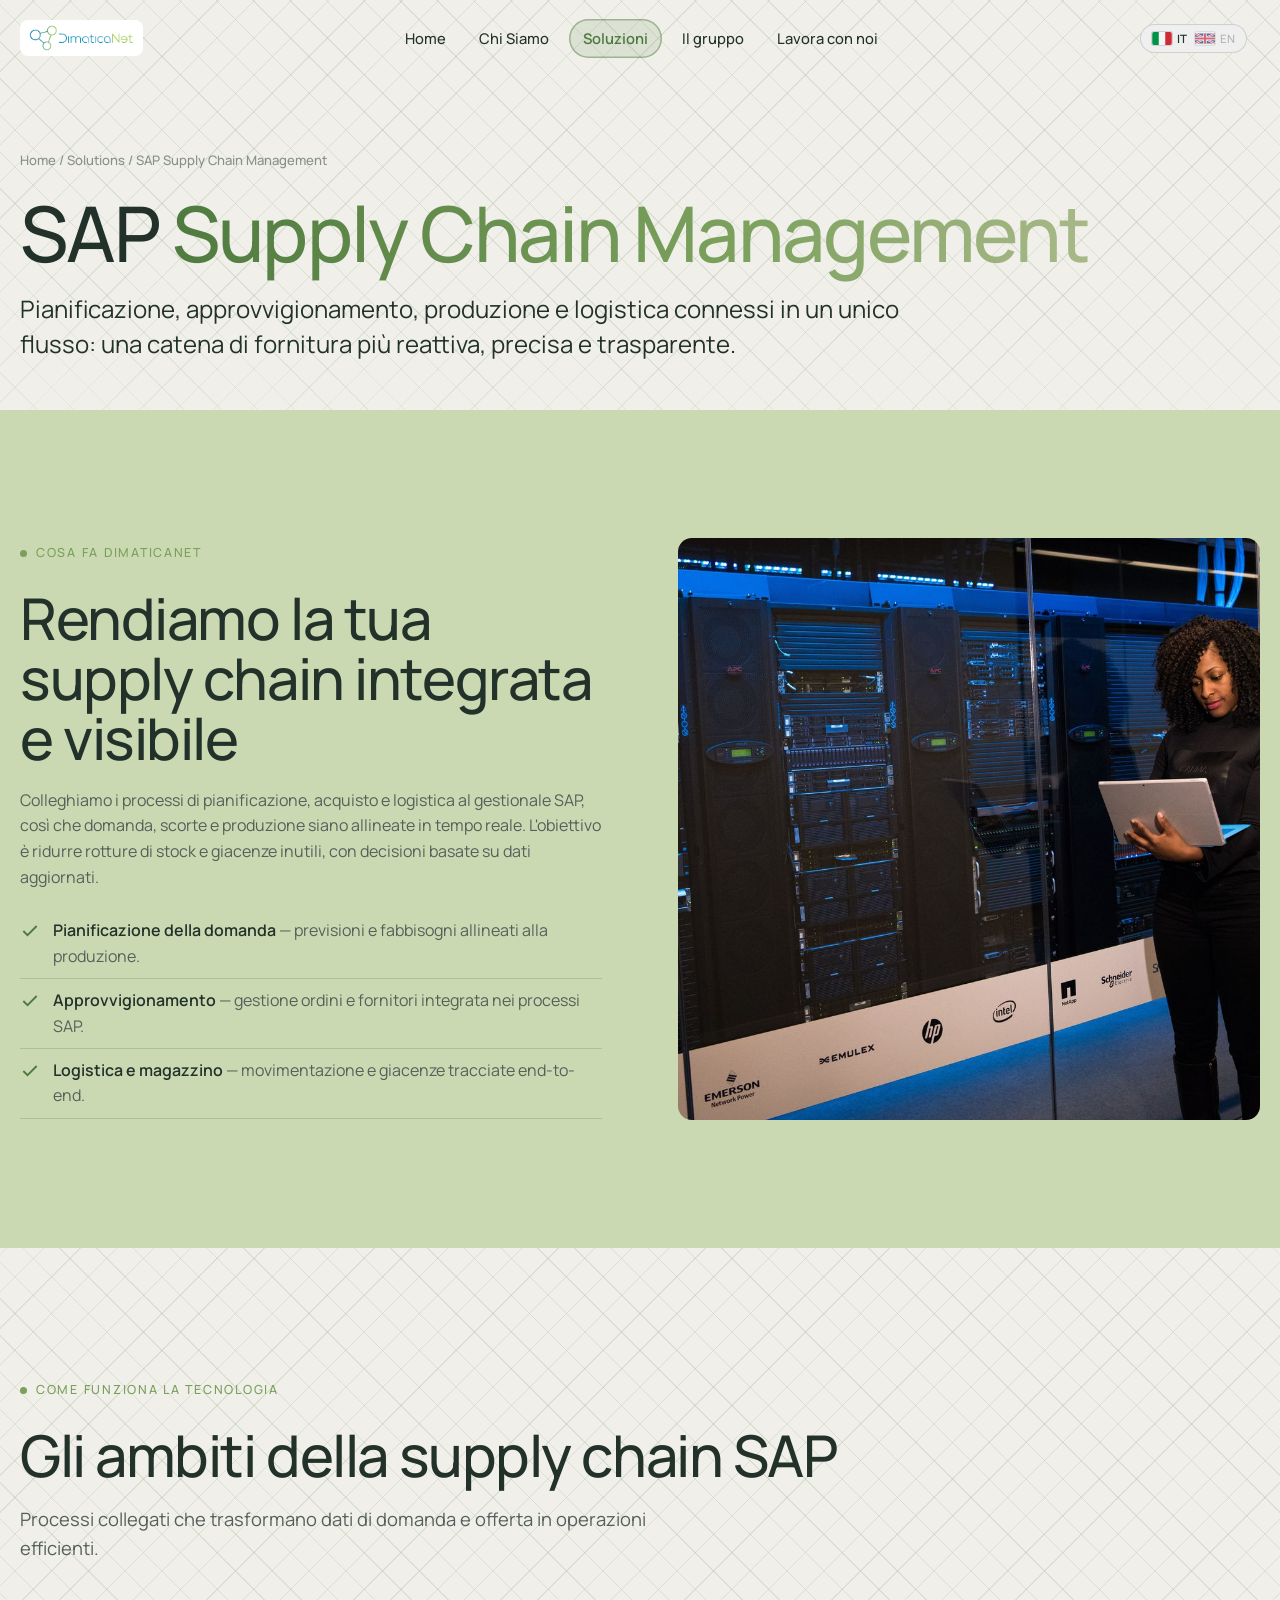
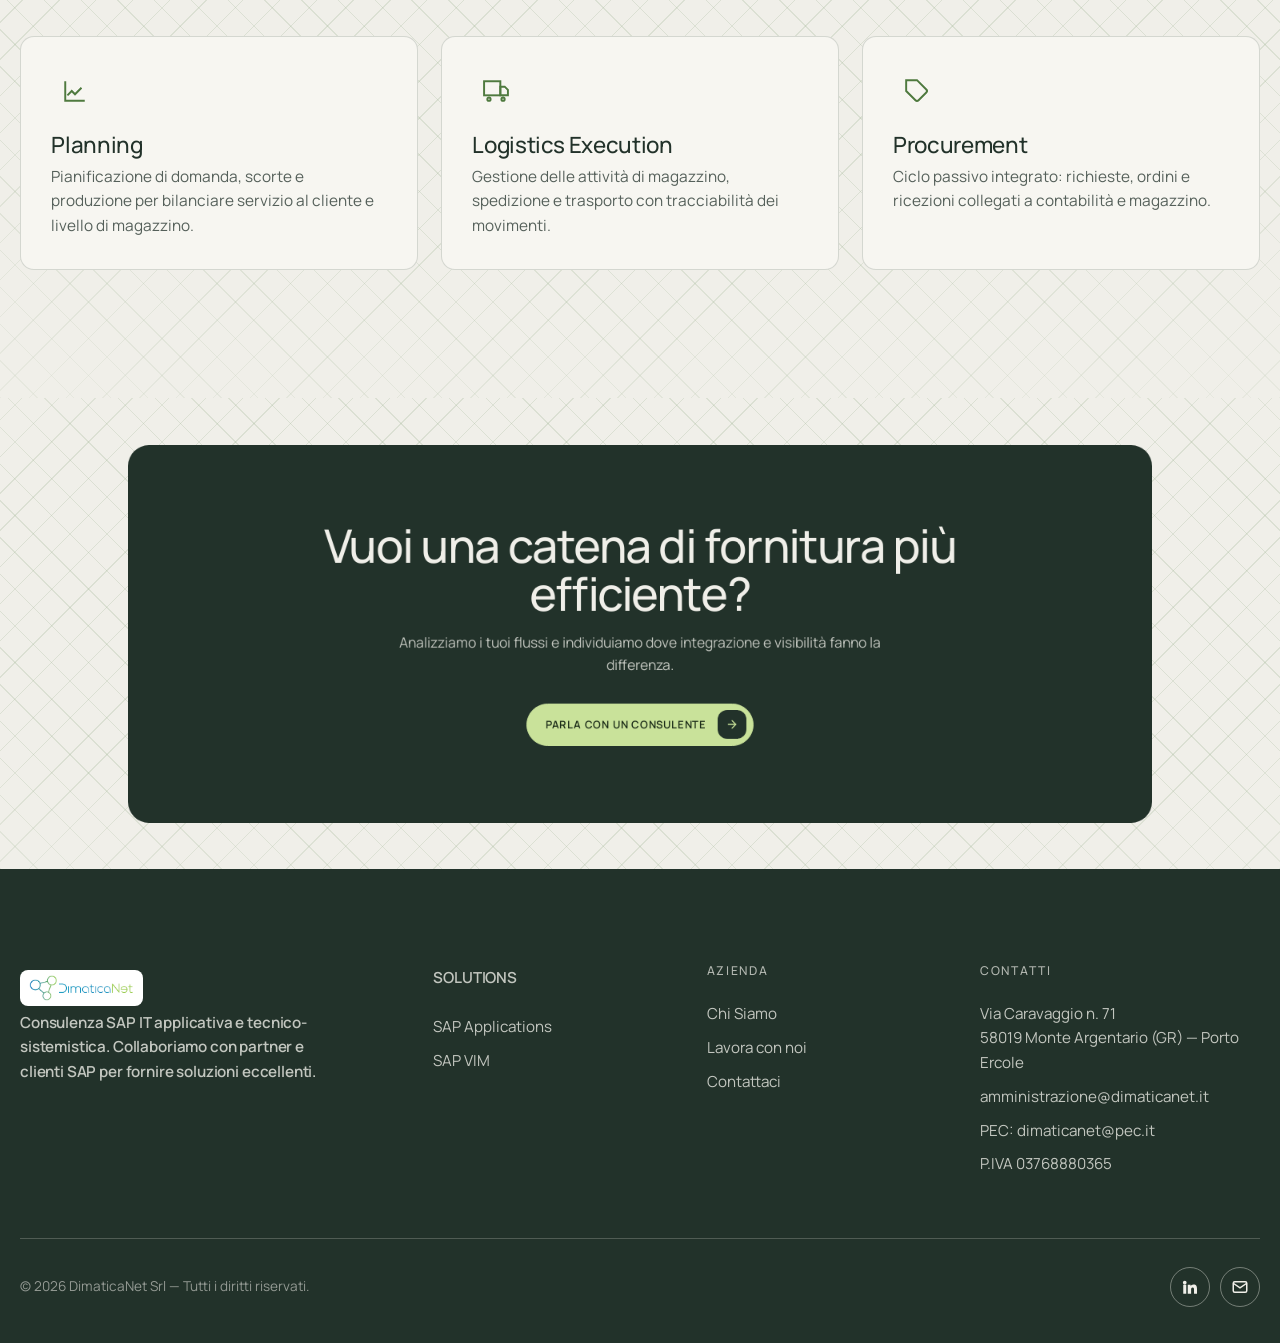
<file: sap-scm.html>
<!DOCTYPE html>
<html lang="it">
<head>
  <meta charset="UTF-8">
  <link rel="icon" type="image/jpeg" href="assets/img/partners/logo-dimaticanet.jpg">
  <link rel="apple-touch-icon" href="assets/img/partners/logo-dimaticanet.jpg">
  <meta name="viewport" content="width=device-width, initial-scale=1">
  <title>SAP Supply Chain Management — DimaticaNet</title>
  <meta name="description" content="DimaticaNet per SAP Supply Chain Management: pianificazione, approvvigionamento e logistica integrati per una catena di fornitura reattiva e trasparente.">
  <link rel="canonical" href="https://www.dimaticanet.com/sap-scm.html">
  <meta name="robots" content="index, follow">
  <meta property="og:type" content="website">
  <meta property="og:site_name" content="DimaticaNet">
  <meta property="og:locale" content="it_IT">
  <meta property="og:title" content="SAP Supply Chain Management — DimaticaNet">
  <meta property="og:description" content="DimaticaNet per SAP Supply Chain Management: pianificazione, approvvigionamento e logistica integrati per una catena di fornitura reattiva e trasparente.">
  <meta property="og:url" content="https://www.dimaticanet.com/sap-scm.html">
  <meta property="og:image" content="https://www.dimaticanet.com/assets/img/partners/logo-dimaticanet.jpg">
  <meta name="twitter:card" content="summary_large_image">
  <meta name="twitter:title" content="SAP Supply Chain Management — DimaticaNet">
  <meta name="twitter:description" content="DimaticaNet per SAP Supply Chain Management: pianificazione, approvvigionamento e logistica integrati per una catena di fornitura reattiva e trasparente.">
  <meta name="twitter:image" content="https://www.dimaticanet.com/assets/img/partners/logo-dimaticanet.jpg">
  <link rel="preconnect" href="https://fonts.googleapis.com">
  <link rel="preconnect" href="https://fonts.gstatic.com" crossorigin>
  <link href="https://fonts.googleapis.com/css2?family=Manrope:wght@400;500;600;700;800&display=swap" rel="stylesheet">
  <link rel="stylesheet" href="assets/css/style.css">
</head>
<body data-page="solutions">
  <div id="site-header"></div>

  <section class="page-hero">
    <div class="container">
      <div class="breadcrumb reveal"><a href="index.html">Home</a> / <a href="solutions.html">Solutions</a> / SAP Supply Chain Management</div>
      <h1 class="reveal" data-delay="1">SAP <span class="text-grad">Supply Chain Management</span></h1>
      <p class="lead reveal" data-delay="2">Pianificazione, approvvigionamento, produzione e logistica connessi in un unico flusso: una catena di fornitura più reattiva, precisa e trasparente.</p>
    </div>
  </section>

  <section class="section">
    <div class="container split">
      <div class="reveal">
        <span class="eyebrow">Cosa fa DimaticaNet</span>
        <h2>Rendiamo la tua supply chain integrata e visibile</h2>
        <p style="margin:1.2rem 0">Colleghiamo i processi di pianificazione, acquisto e logistica al gestionale SAP, così che domanda, scorte e produzione siano allineate in tempo reale. L'obiettivo è ridurre rotture di stock e giacenze inutili, con decisioni basate su dati aggiornati.</p>
        <ul class="check-list">
          <li><svg viewBox="0 0 24 24" fill="none" stroke="currentColor" stroke-width="2.2"><polyline points="20 6 9 17 4 12"/></svg><span><strong style="color:var(--text)">Pianificazione della domanda</strong> — previsioni e fabbisogni allineati alla produzione.</span></li>
          <li><svg viewBox="0 0 24 24" fill="none" stroke="currentColor" stroke-width="2.2"><polyline points="20 6 9 17 4 12"/></svg><span><strong style="color:var(--text)">Approvvigionamento</strong> — gestione ordini e fornitori integrata nei processi SAP.</span></li>
          <li><svg viewBox="0 0 24 24" fill="none" stroke="currentColor" stroke-width="2.2"><polyline points="20 6 9 17 4 12"/></svg><span><strong style="color:var(--text)">Logistica e magazzino</strong> — movimentazione e giacenze tracciate end-to-end.</span></li>
        </ul>
      </div>
      <div class="split-media media-photo reveal" data-delay="2" style="--img:url('../img/infrastruttura.jpg')" role="img" aria-label="SAP Supply Chain Management"></div>
    </div>
  </section>

  <section class="section section--alt">
    <div class="container">
      <div class="section-head reveal">
        <span class="eyebrow">Come funziona la tecnologia</span>
        <h2>Gli ambiti della supply chain SAP</h2>
        <p>Processi collegati che trasformano dati di domanda e offerta in operazioni efficienti.</p>
      </div>
      <div class="grid grid--3">
        <div class="card reveal">
          <div class="ic"><svg viewBox="0 0 24 24" fill="none" stroke="currentColor" stroke-width="1.8"><path d="M3 3v18h18"/><path d="M18 9l-6 6-3-3-4 4"/></svg></div>
          <h3>Planning</h3>
          <p>Pianificazione di domanda, scorte e produzione per bilanciare servizio al cliente e livello di magazzino.</p>
        </div>
        <div class="card reveal" data-delay="1">
          <div class="ic"><svg viewBox="0 0 24 24" fill="none" stroke="currentColor" stroke-width="1.8"><rect x="1" y="3" width="15" height="13"/><path d="M16 8h4l3 3v5h-7V8zM5.5 21a1.5 1.5 0 1 0 0-3 1.5 1.5 0 0 0 0 3zM18.5 21a1.5 1.5 0 1 0 0-3 1.5 1.5 0 0 0 0 3z"/></svg></div>
          <h3>Logistics Execution</h3>
          <p>Gestione delle attività di magazzino, spedizione e trasporto con tracciabilità dei movimenti.</p>
        </div>
        <div class="card reveal" data-delay="2">
          <div class="ic"><svg viewBox="0 0 24 24" fill="none" stroke="currentColor" stroke-width="1.8"><path d="M20.59 13.41l-7.17 7.17a2 2 0 0 1-2.83 0L2 12V2h10l8.59 8.59a2 2 0 0 1 0 2.82z"/><line x1="7" y1="7" x2="7.01" y2="7"/></svg></div>
          <h3>Procurement</h3>
          <p>Ciclo passivo integrato: richieste, ordini e ricezioni collegati a contabilità e magazzino.</p>
        </div>
      </div>
    </div>
  </section>

  <section class="scale-scene scale-scene--in">
    <div class="scale-sticky">
      <div class="scale-card">
        <div class="sc-inner">
          <h2>Vuoi una catena di fornitura più efficiente?</h2>
          <p>Analizziamo i tuoi flussi e individuiamo dove integrazione e visibilità fanno la differenza.</p>
          <div class="hero-actions" style="justify-content:center;margin-top:2.2rem">
            <a href="contatti.html" class="btn btn--primary">Parla con un consulente
          <svg viewBox="0 0 24 24" fill="none" stroke="currentColor" stroke-width="2" stroke-linecap="round" stroke-linejoin="round"><line x1="5" y1="12" x2="19" y2="12"/><polyline points="12 5 19 12 12 19"/></svg>
        </a>
          </div>
        </div>
      </div>
    </div>
  </section>

  <div id="site-footer"></div>
  <script src="assets/js/components.js"></script>
  <script src="assets/js/main.js"></script>
</body>
</html>
</file>
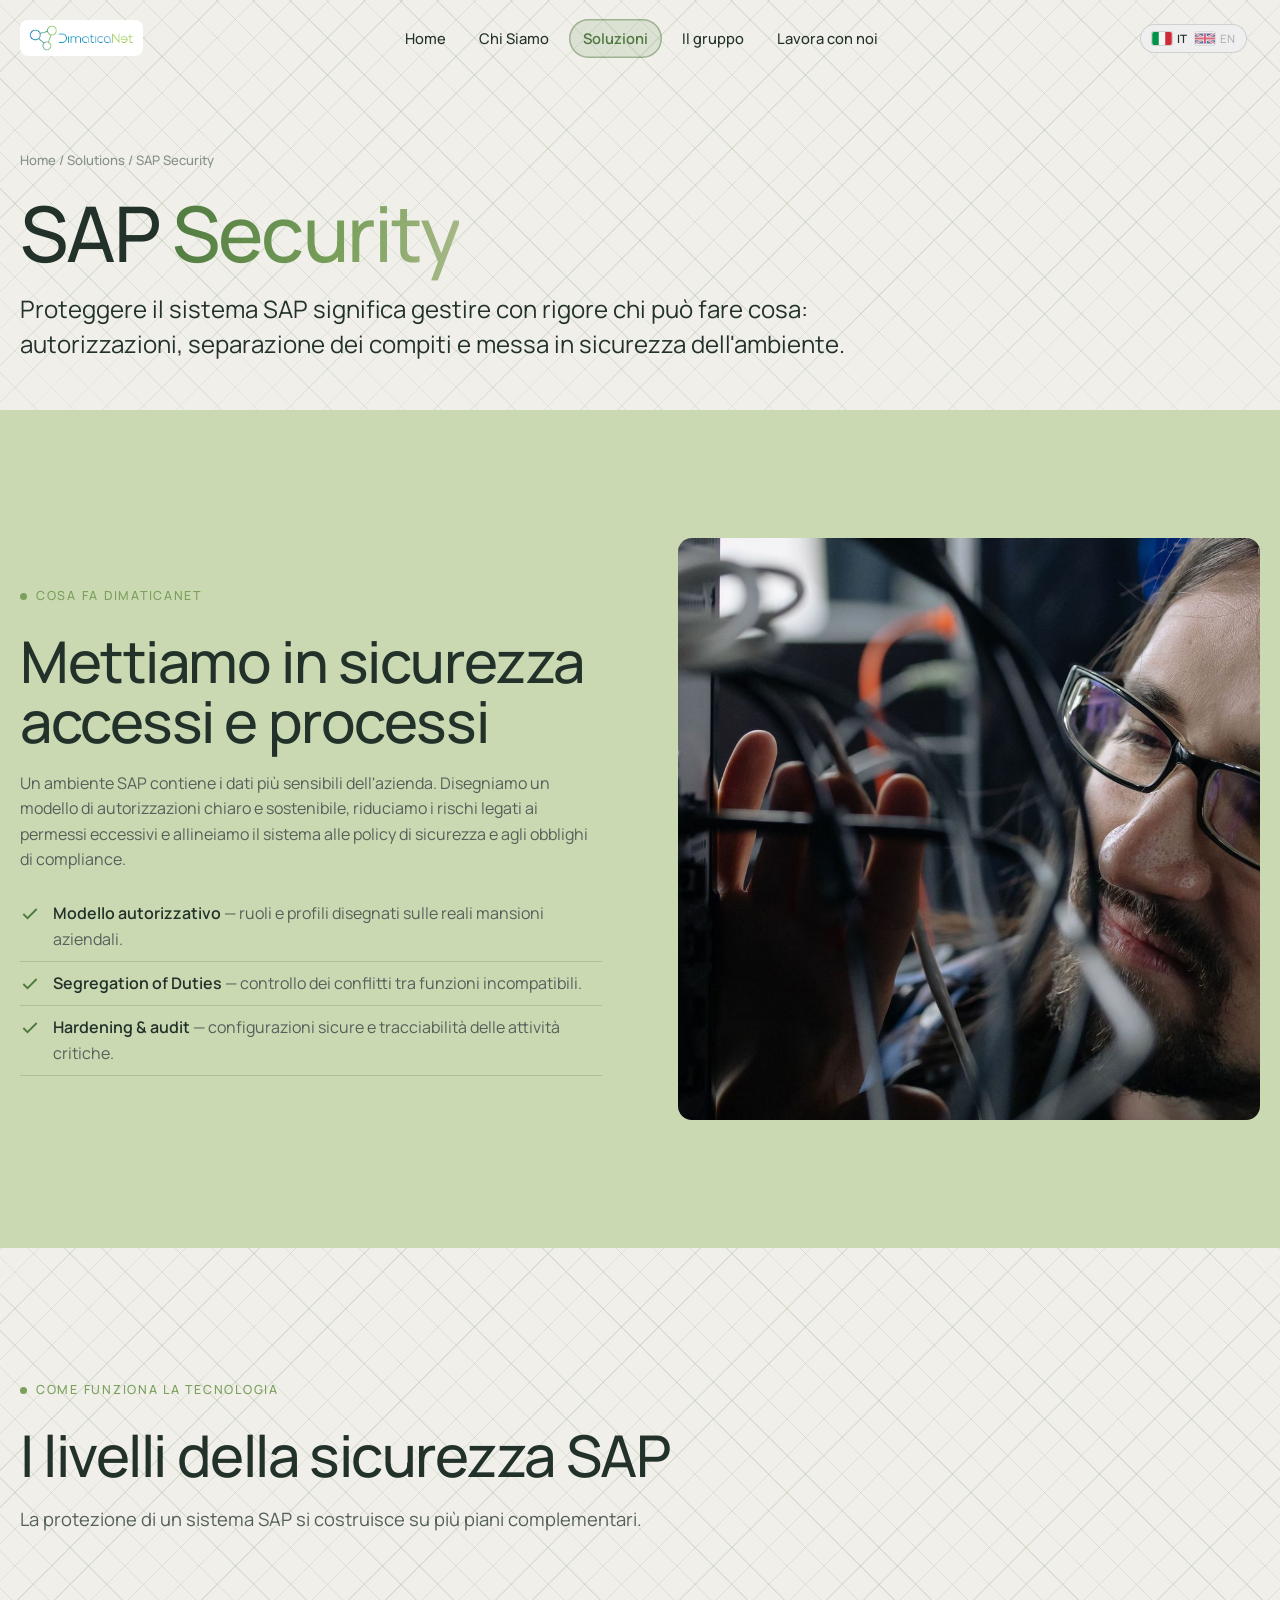
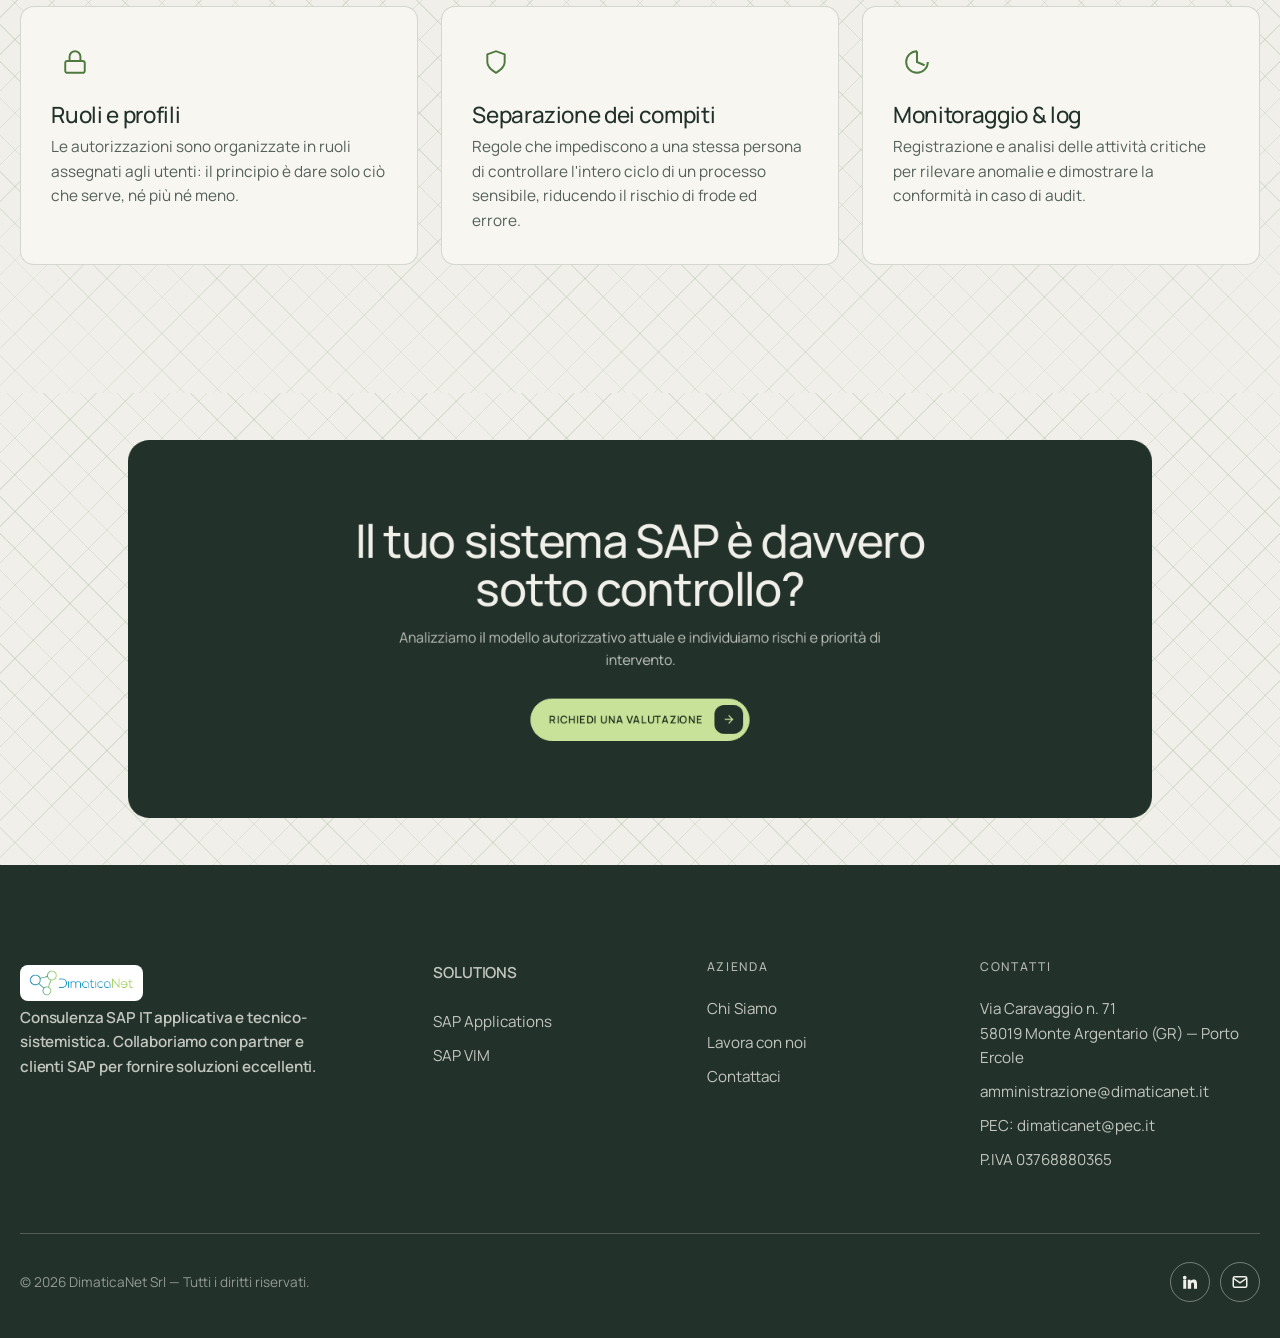
<file: sap-security.html>
<!DOCTYPE html>
<html lang="it">
<head>
  <meta charset="UTF-8">
  <link rel="icon" type="image/jpeg" href="assets/img/partners/logo-dimaticanet.jpg">
  <link rel="apple-touch-icon" href="assets/img/partners/logo-dimaticanet.jpg">
  <meta name="viewport" content="width=device-width, initial-scale=1">
  <title>SAP Security — DimaticaNet</title>
  <meta name="description" content="DimaticaNet per SAP Security: gestione autorizzazioni, segregation of duties, hardening del sistema e conformità per un ambiente SAP protetto.">
  <link rel="canonical" href="https://www.dimaticanet.com/sap-security.html">
  <meta name="robots" content="index, follow">
  <meta property="og:type" content="website">
  <meta property="og:site_name" content="DimaticaNet">
  <meta property="og:locale" content="it_IT">
  <meta property="og:title" content="SAP Security — DimaticaNet">
  <meta property="og:description" content="DimaticaNet per SAP Security: gestione autorizzazioni, segregation of duties, hardening del sistema e conformità per un ambiente SAP protetto.">
  <meta property="og:url" content="https://www.dimaticanet.com/sap-security.html">
  <meta property="og:image" content="https://www.dimaticanet.com/assets/img/partners/logo-dimaticanet.jpg">
  <meta name="twitter:card" content="summary_large_image">
  <meta name="twitter:title" content="SAP Security — DimaticaNet">
  <meta name="twitter:description" content="DimaticaNet per SAP Security: gestione autorizzazioni, segregation of duties, hardening del sistema e conformità per un ambiente SAP protetto.">
  <meta name="twitter:image" content="https://www.dimaticanet.com/assets/img/partners/logo-dimaticanet.jpg">
  <link rel="preconnect" href="https://fonts.googleapis.com">
  <link rel="preconnect" href="https://fonts.gstatic.com" crossorigin>
  <link href="https://fonts.googleapis.com/css2?family=Manrope:wght@400;500;600;700;800&display=swap" rel="stylesheet">
  <link rel="stylesheet" href="assets/css/style.css">
</head>
<body data-page="solutions">
  <div id="site-header"></div>

  <section class="page-hero">
    <div class="container">
      <div class="breadcrumb reveal"><a href="index.html">Home</a> / <a href="solutions.html">Solutions</a> / SAP Security</div>
      <h1 class="reveal" data-delay="1">SAP <span class="text-grad">Security</span></h1>
      <p class="lead reveal" data-delay="2">Proteggere il sistema SAP significa gestire con rigore chi può fare cosa: autorizzazioni, separazione dei compiti e messa in sicurezza dell'ambiente.</p>
    </div>
  </section>

  <section class="section">
    <div class="container split">
      <div class="reveal">
        <span class="eyebrow">Cosa fa DimaticaNet</span>
        <h2>Mettiamo in sicurezza accessi e processi</h2>
        <p style="margin:1.2rem 0">Un ambiente SAP contiene i dati più sensibili dell'azienda. Disegniamo un modello di autorizzazioni chiaro e sostenibile, riduciamo i rischi legati ai permessi eccessivi e allineiamo il sistema alle policy di sicurezza e agli obblighi di compliance.</p>
        <ul class="check-list">
          <li><svg viewBox="0 0 24 24" fill="none" stroke="currentColor" stroke-width="2.2"><polyline points="20 6 9 17 4 12"/></svg><span><strong style="color:var(--text)">Modello autorizzativo</strong> — ruoli e profili disegnati sulle reali mansioni aziendali.</span></li>
          <li><svg viewBox="0 0 24 24" fill="none" stroke="currentColor" stroke-width="2.2"><polyline points="20 6 9 17 4 12"/></svg><span><strong style="color:var(--text)">Segregation of Duties</strong> — controllo dei conflitti tra funzioni incompatibili.</span></li>
          <li><svg viewBox="0 0 24 24" fill="none" stroke="currentColor" stroke-width="2.2"><polyline points="20 6 9 17 4 12"/></svg><span><strong style="color:var(--text)">Hardening &amp; audit</strong> — configurazioni sicure e tracciabilità delle attività critiche.</span></li>
        </ul>
      </div>
      <div class="split-media media-photo reveal" data-delay="2" style="--img:url('../img/Sicurezza.jpg')" role="img" aria-label="SAP Security"></div>
    </div>
  </section>

  <section class="section section--alt">
    <div class="container">
      <div class="section-head reveal">
        <span class="eyebrow">Come funziona la tecnologia</span>
        <h2>I livelli della sicurezza SAP</h2>
        <p>La protezione di un sistema SAP si costruisce su più piani complementari.</p>
      </div>
      <div class="grid grid--3">
        <div class="card reveal">
          <div class="ic"><svg viewBox="0 0 24 24" fill="none" stroke="currentColor" stroke-width="1.8"><rect x="3" y="11" width="18" height="11" rx="2"/><path d="M7 11V7a5 5 0 0 1 10 0v4"/></svg></div>
          <h3>Ruoli e profili</h3>
          <p>Le autorizzazioni sono organizzate in ruoli assegnati agli utenti: il principio è dare solo ciò che serve, né più né meno.</p>
        </div>
        <div class="card reveal" data-delay="1">
          <div class="ic"><svg viewBox="0 0 24 24" fill="none" stroke="currentColor" stroke-width="1.8"><path d="M12 22s8-4 8-10V5l-8-3-8 3v7c0 6 8 10 8 10z"/></svg></div>
          <h3>Separazione dei compiti</h3>
          <p>Regole che impediscono a una stessa persona di controllare l'intero ciclo di un processo sensibile, riducendo il rischio di frode ed errore.</p>
        </div>
        <div class="card reveal" data-delay="2">
          <div class="ic"><svg viewBox="0 0 24 24" fill="none" stroke="currentColor" stroke-width="1.8"><path d="M12 2a10 10 0 1 0 10 10M12 2v10l7 3"/></svg></div>
          <h3>Monitoraggio &amp; log</h3>
          <p>Registrazione e analisi delle attività critiche per rilevare anomalie e dimostrare la conformità in caso di audit.</p>
        </div>
      </div>
    </div>
  </section>

  <section class="scale-scene scale-scene--in">
    <div class="scale-sticky">
      <div class="scale-card">
        <div class="sc-inner">
          <h2>Il tuo sistema SAP è davvero sotto controllo?</h2>
          <p>Analizziamo il modello autorizzativo attuale e individuiamo rischi e priorità di intervento.</p>
          <div class="hero-actions" style="justify-content:center;margin-top:2.2rem">
            <a href="contatti.html" class="btn btn--primary">Richiedi una valutazione
          <svg viewBox="0 0 24 24" fill="none" stroke="currentColor" stroke-width="2" stroke-linecap="round" stroke-linejoin="round"><line x1="5" y1="12" x2="19" y2="12"/><polyline points="12 5 19 12 12 19"/></svg>
        </a>
          </div>
        </div>
      </div>
    </div>
  </section>

  <div id="site-footer"></div>
  <script src="assets/js/components.js"></script>
  <script src="assets/js/main.js"></script>
</body>
</html>
</file>
<file: assets/css/style.css>
/* =============================================================
   DimaticaNet — Design system "Editorial Minimal"
   Impianto ispirato a siti science/biotech minimali:
   molto spazio bianco, tipografia grande e leggera, sezioni
   numerate, hairline sottili, palette muta (placeholder,
   modificabile dai token qui sotto).
   ============================================================= */

/* ---------- 1. Design tokens ---------- */
:root {
  /* Palette (placeholder — si cambia da qui) */
  --bg:        #f0efe9;   /* off-white caldo */
  --bg-top:    #f4f3ee;
  --bg-alt:    #cbd9b2;   /* verdolino chiaro — fasce alternate (più saturo per leggersi verde su ogni schermo) */
  --surface:   #f7f6f1;
  --surface-2: #ebe9e1;

  --ink:        #22322a;  /* verde-foresta scuro (sostituisce il nero) */
  --text:       #22322a;
  --text-card:  #f1f3f2;
  --text-muted: #55605a;
  --text-dim:   #86908a;

  --line:      rgba(34,50,42,0.16);   /* hairline */
  --line-2:    rgba(34,50,42,0.28);

  /* Verdi */
  --accent:    #4f7a3f;   /* verde accento (un filo più acceso) */
  --accent-2:  #7aa05c;
  --accent-3:  #a9b98a;
  --accent-ink:#1a2a17;   /* verde scuro per testo su lime */
  --lime:      #c9e29a;   /* pea-green — fill bottoni / tag / chip */
  --grad:     linear-gradient(100deg, var(--accent) 0%, var(--accent-2) 60%, var(--accent-3) 100%);
  --grad-cta: var(--grad);

  /* Compat token per CSS di pagina (sap-vim, come-lavoriamo, migration-timeline) */
  --carbon-bg: #1b1a16; --carbon: none; --carbon-size: 20px 20px;
  --border: var(--line); --border-ink: var(--ink);

  /* Tipografia */
  --font-head: "Manrope", "Segoe UI", system-ui, sans-serif;
  --font-body: "Manrope", "Segoe UI", system-ui, sans-serif;

  /* Misure */
  --container: 1240px;
  --radius:    14px;
  --radius-sm: 8px;
  --nav-h:     78px;

  --shadow: 0 30px 60px -30px rgba(27,26,22,.28);
  --glow:   0 0 0 3px rgba(63,107,87,.22);
  --ease:   cubic-bezier(0.22, 1, 0.36, 1);
}

/* ---------- 2. Reset ---------- */
*, *::before, *::after { box-sizing: border-box; margin: 0; padding: 0; }
html { scroll-behavior: smooth; scroll-padding-top: var(--nav-h); }
body {
  font-family: var(--font-body);
  background: var(--bg);
  color: var(--text);
  line-height: 1.6;
  -webkit-font-smoothing: antialiased;
  overflow-x: hidden;
}
img { max-width: 100%; display: block; }
a { color: inherit; text-decoration: none; }
ul { list-style: none; }
::selection { background: var(--ink); color: var(--bg); }

/* ---------- 3. Tipografia ---------- */
h1, h2, h3, h4 { font-family: var(--font-head); font-weight: 500; line-height: 1.04; letter-spacing: -0.025em; color: var(--ink); overflow-wrap: break-word; }
h1 { font-size: clamp(2.9rem, 7.5vw, 6.6rem); }
h2 { font-size: clamp(2rem, 4.6vw, 3.6rem); }
h3 { font-size: 1.4rem; letter-spacing: -0.015em; }
h4 { font-size: 1.05rem; }
p  { color: var(--text-muted); }
.cockpit-text {color: var(--bg); !important} 
strong { color: var(--ink); font-weight: 600; }

.text-grad { background: var(--grad); -webkit-background-clip: text; background-clip: text; color: transparent; }
.display { font-size: clamp(2.4rem, 6vw, 5rem); font-weight: 500; letter-spacing: -0.03em; line-height: 1.02; }

/* ---------- 4. Layout / utility ---------- */
.container { width: min(100% - 2.5rem, var(--container)); margin-inline: auto; }
.section { padding: clamp(4rem, 10vw, 9rem) 0; position: relative; }
.section--alt { background: var(--bg-alt); }

/* Etichetta tecnologica nelle card (partner, credenziali) */
.card-tag { display: inline-block; font-family: var(--font-head); font-size: .72rem; font-weight: 600; letter-spacing: .08em; text-transform: uppercase; color: var(--accent); margin-bottom: .7rem; }

/* Sfondo a "rete da pesca" (maglie a rombo, tenue, in palette) */
.net-bg { position: relative; isolation: isolate; }
.net-bg::before {
  content: ""; position: absolute; inset: 0; z-index: 0; pointer-events: none;
  background-image:
    repeating-linear-gradient(45deg,  color-mix(in srgb, var(--accent) 26%, transparent) 0 1px, transparent 1px 26px),
    repeating-linear-gradient(-45deg, color-mix(in srgb, var(--accent) 26%, transparent) 0 1px, transparent 1px 26px);
  opacity: .5;
  -webkit-mask-image: radial-gradient(120% 100% at 50% 35%, #000 45%, transparent 100%);
          mask-image: radial-gradient(120% 100% at 50% 35%, #000 45%, transparent 100%);
}
.net-bg > .container { position: relative; z-index: 1; }

/* Reticolo UNICO e continuo su più sezioni (avvolgile in .net-wrap) */
.net-wrap { position: relative; isolation: isolate; }
.net-wrap::before {
  content: ""; position: absolute; inset: 0; z-index: 0; pointer-events: none;
  background-image:
    repeating-linear-gradient(45deg,  color-mix(in srgb, var(--accent) 26%, transparent) 0 1px, transparent 1px 26px),
    repeating-linear-gradient(-45deg, color-mix(in srgb, var(--accent) 26%, transparent) 0 1px, transparent 1px 26px);
  opacity: .5;
  -webkit-mask-image: radial-gradient(100% 82% at 50% 42%, #000 58%, transparent 100%);
          mask-image: radial-gradient(100% 82% at 50% 42%, #000 58%, transparent 100%);
}
.net-wrap > * { position: relative; z-index: 1; }
.net-wrap .card:not(.card-photo)::before { display: none; }

/* Reticolo dietro la card della sezione CTA (zoom-in) */
.scale-scene { position: relative; isolation: isolate; }
.scale-scene::before {
  content: ""; position: absolute; inset: 0; z-index: 0; pointer-events: none;
  background-image:
    repeating-linear-gradient(45deg,  color-mix(in srgb, var(--accent) 26%, transparent) 0 1px, transparent 1px 26px),
    repeating-linear-gradient(-45deg, color-mix(in srgb, var(--accent) 26%, transparent) 0 1px, transparent 1px 26px);
  opacity: .5;
  -webkit-mask-image: radial-gradient(120% 100% at 50% 45%, #000 50%, transparent 100%);
          mask-image: radial-gradient(120% 100% at 50% 45%, #000 50%, transparent 100%);
}
.scale-scene > * { position: relative; z-index: 1; }

/* Reticolo dentro le card bianche e l'assessment.
   Se la sezione dietro ha già il reticolo, la card resta bianca (niente doppio reticolo). */
.card:not(.card-photo), .update:not(.update--dark), .sa-card { position: relative; isolation: isolate; overflow: hidden; }
.card:not(.card-photo) > *, .update:not(.update--dark) > *, .sa-card > * { position: relative; z-index: 1; }
.card:not(.card-photo)::before, .update:not(.update--dark)::before, .sa-card::before {
  content: ""; position: absolute; inset: 0; z-index: 0; pointer-events: none;
  background-image:
    repeating-linear-gradient(45deg,  color-mix(in srgb, var(--accent) 20%, transparent) 0 1px, transparent 1px 22px),
    repeating-linear-gradient(-45deg, color-mix(in srgb, var(--accent) 20%, transparent) 0 1px, transparent 1px 22px);
  opacity: .34;
}
.net-bg .card:not(.card-photo)::before, .net-bg .update:not(.update--dark)::before,
body[data-page="solutions"] .section:not(.section--alt) .card::before,
body[data-page="solutions"] .page-hero + .section + .section--alt:not(.sa-section) .card::before { display: none; }

/* Sezioni con video di sfondo (es. assessment): il contenuto deve stare SOPRA il video */
.sa-section { position: relative; overflow: hidden; }
.sa-section > .container { position: relative; z-index: 1; }
/* Sezione generica con video di sfondo (es. "La nostra azienda") */
.video-sec { position: relative; overflow: hidden; }
.video-sec > .container { position: relative; z-index: 1; }
/* Overlay più coprente + testo più grande/scuro per la leggibilità sul video */
.video-sec .home-hero__overlay {
  background: linear-gradient(180deg, color-mix(in srgb, var(--bg) 30%, transparent), color-mix(in srgb, var(--bg) 26%, transparent));
}
.video-sec p { color: var(--text-card); font-size: 1.1rem; line-height: 1.65; }

/* ===== OBLÒ — card nautiche (pagina Soluzioni) ===== */
.oblo-grid { display: grid; grid-template-columns: repeat(3, 1fr); gap: clamp(1.8rem, 4vw, 2.8rem); }
.oblo-card { display: flex; flex-direction: column; align-items: center; text-align: center; text-decoration: none; }
.oblo-card__frame {
  position: relative; width: min(250px, 82%); aspect-ratio: 1; border-radius: 50%;
  background:
    radial-gradient(circle 5px at 92% 50%,    #c9cbbe 0 5px, transparent 6px),
    radial-gradient(circle 5px at 79.7% 79.7%, #c9cbbe 0 5px, transparent 6px),
    radial-gradient(circle 5px at 50% 92%,     #c9cbbe 0 5px, transparent 6px),
    radial-gradient(circle 5px at 20.3% 79.7%, #c9cbbe 0 5px, transparent 6px),
    radial-gradient(circle 5px at 8% 50%,      #c9cbbe 0 5px, transparent 6px),
    radial-gradient(circle 5px at 20.3% 20.3%, #c9cbbe 0 5px, transparent 6px),
    radial-gradient(circle 5px at 50% 8%,      #c9cbbe 0 5px, transparent 6px),
    radial-gradient(circle 5px at 79.7% 20.3%, #c9cbbe 0 5px, transparent 6px),
    conic-gradient(from 210deg, #7aa05c, #2a3a24, #4f7a3f, #2a3a24, #7aa05c);
  box-shadow: var(--shadow), inset 0 0 0 2px rgba(201,226,154,.35);
  transition: transform .4s var(--ease);
}
.oblo-card__glass {
  position: absolute; inset: 13%; border-radius: 50%; overflow: hidden;
  border: 3px solid #14201a; box-shadow: inset 0 0 24px rgba(0,0,0,.45);
}
.oblo-card__glass img { position: absolute; inset: 0; width: 100%; height: 100%; object-fit: cover; display: block; }
.oblo-card__glass::after {
  content: ""; position: absolute; inset: 0; pointer-events: none;
  background: radial-gradient(58% 42% at 33% 26%, rgba(255,255,255,.36), transparent 55%);
}
.oblo-card:hover .oblo-card__frame { transform: translateY(-6px); }
.oblo-card__title { font-family: var(--font-head); font-weight: 600; font-size: 1.4rem; letter-spacing: -.01em; color: var(--ink); margin-top: 1.4rem; }
.oblo-card__text { color: var(--text-muted); font-size: .96rem; line-height: 1.5; margin-top: .5rem; max-width: 34ch; }
.oblo-card__more { display: inline-flex; align-items: center; gap: .4rem; margin-top: 1rem; font-family: var(--font-head); font-weight: 600; font-size: .9rem; color: var(--accent); }
.oblo-card__more svg { width: 16px; height: 16px; transition: transform .25s; }
.oblo-card:hover .oblo-card__more svg { transform: translateX(4px); }
@media (max-width: 900px) { .oblo-grid { grid-template-columns: repeat(2, 1fr); } }
@media (max-width: 560px) { .oblo-grid { grid-template-columns: 1fr; } }

/* ===== Pagine Soluzioni: reticolo su tutte le section bianche + alternanza bianco/sage ===== */
body[data-page="solutions"] .page-hero,
body[data-page="solutions"] .section:not(.section--alt),
body[data-page="solutions"] .page-hero + .section + .section--alt:not(.sa-section) { position: relative; isolation: isolate; }
body[data-page="solutions"] .page-hero::before,
body[data-page="solutions"] .section:not(.section--alt)::before,
body[data-page="solutions"] .page-hero + .section + .section--alt:not(.sa-section)::before {
  content: ""; position: absolute; inset: 0; z-index: 0; pointer-events: none;
  background-image:
    repeating-linear-gradient(45deg,  color-mix(in srgb, var(--accent) 26%, transparent) 0 1px, transparent 1px 26px),
    repeating-linear-gradient(-45deg, color-mix(in srgb, var(--accent) 26%, transparent) 0 1px, transparent 1px 26px);
  opacity: .5;
  -webkit-mask-image: radial-gradient(120% 100% at 50% 35%, #000 45%, transparent 100%);
          mask-image: radial-gradient(120% 100% at 50% 35%, #000 45%, transparent 100%);
}
body[data-page="solutions"] .page-hero > .container,
body[data-page="solutions"] .section:not(.section--alt) > .container,
body[data-page="solutions"] .page-hero + .section + .section--alt:not(.sa-section) > .container { position: relative; z-index: 1; }
/* alternanza: la 1ª section (bianca) dopo l'hero → sage; la sage successiva → bianca col reticolo */
body[data-page="solutions"] .page-hero + .section:not(.section--alt) { background: var(--bg-alt); }
body[data-page="solutions"] .page-hero + .section:not(.section--alt)::before { display: none; }
body[data-page="solutions"] .page-hero + .section + .section--alt:not(.sa-section) { background: transparent; }
.section-head { max-width: 900px; margin-bottom: clamp(2.5rem, 6vw, 4.5rem); }
.section-head p { margin-top: 1.2rem; font-size: 1.15rem; max-width: 62ch; }
.lead { font-size: clamp(1.15rem, 2vw, 1.5rem); color: var(--text); line-height: 1.45; }

/* Etichetta di sezione: "· Cosa facciamo" */
.eyebrow {
  display: inline-flex; align-items: center; gap: .55rem; margin-bottom: 1.6rem;
  font-family: var(--font-head); font-size: .78rem; font-weight: 500; letter-spacing: .14em; text-transform: uppercase;
  color: var(--eyebrow-color, var(--accent-2));
}
.eyebrow::before { content: ""; width: 7px; height: 7px; border-radius: 50%; background: currentColor; }

/* Eyebrow dinamico: contesti scuri / su foto-video → lime (chiaro, in contrasto);
   superfici chiare (card) → accent scuro. Niente più override inline sparsi. */
.home-hero, .video-sec, .cockpit-section, .scale-card, .cta-banner,
.update--dark, .media-scrim, .hero-glass { --eyebrow-color: var(--lime); }
.card, .sa-card { --eyebrow-color: var(--accent-2); }

.divider { height: 1px; background: var(--line); border: 0; }

/* ---------- 5. Bottoni / link ---------- */
.btn {
  display: inline-flex; align-items: center; gap: .6rem;
  padding: .85rem 1.5rem; border-radius: 999px;
  font-family: var(--font-head); font-weight: 500; font-size: .96rem;
  cursor: pointer; border: 1px solid var(--ink); background: transparent; color: var(--ink);
  -webkit-appearance: none; appearance: none;
  transition: background .25s var(--ease), color .25s var(--ease), transform .25s var(--ease);
}
.btn svg { width: 17px; height: 17px; }
.btn:hover { background: var(--ink); color: var(--bg); }
.btn--ghost { background: transparent; color: var(--ink); }

/* Bottone primario "swap": pill lime + chip freccia scuro; all'hover si invertono */
.btn--primary {
  background: var(--lime); color: var(--accent-ink); border-color: var(--lime);
  text-transform: uppercase; letter-spacing: .06em; font-weight: 600; font-size: .82rem;
  padding: .45rem .45rem .45rem 1.4rem; gap: .9rem;
}
.btn--primary svg {
  width: 36px; height: 36px; padding: 10px; border-radius: 12px; box-sizing: border-box; flex: none;
  background: var(--ink); color: var(--lime);
  transition: background .3s var(--ease), color .3s var(--ease), transform .3s var(--ease);
}
.btn--primary:hover { background: var(--ink); color: var(--lime); border-color: var(--ink); transform: none; }
.btn--primary:hover svg { background: var(--lime); color: var(--accent-ink); transform: translateX(3px); }

/* Link con freccia (stile editoriale) */
.link-arrow {
  display: inline-flex; align-items: center; gap: .5rem; font-family: var(--font-head); font-weight: 500;
  color: var(--ink); border-bottom: 1px solid var(--ink); padding-bottom: 2px; transition: gap .25s var(--ease);
}
.link-arrow svg { width: 16px; height: 16px; }
.link-arrow:hover { gap: .85rem; }

/* ---------- 6. Header / Nav ---------- */
.site-header {
  position: fixed; top: 0; left: 0; right: 0; z-index: 100; height: var(--nav-h);
  display: flex; align-items: center; background: transparent;
  border-bottom: 1px solid transparent; transition: background .3s, border-color .3s;
}
.site-header.scrolled { background: color-mix(in srgb, var(--bg) 88%, transparent); backdrop-filter: blur(10px); border-bottom-color: var(--line); }
.nav { display: flex; align-items: center; justify-content: space-between; gap: 1rem; }
.brand { display: flex; align-items: center; gap: .6rem; font-family: var(--font-head); font-weight: 600; font-size: 1.1rem; letter-spacing: -0.01em; }
.brand .logo-mark { width: 32px; height: 32px; flex: none; }
.brand span b { color: var(--accent); font-weight: 600; }

.nav-links { display: flex; align-items: center; gap: .3rem; }
.nav-links > li > a { display: block; padding: .5rem .9rem; border-radius: 999px; font-family: var(--font-head); font-weight: 500; font-size: .92rem; color: var(--text); box-shadow: inset 0 0 0 0 transparent; transition: color .2s, background .2s, box-shadow .2s; }
.nav-links > li > a:hover { color: var(--ink); background: var(--surface-2); }
.nav-links > li > a.active { color: var(--accent); font-weight: 600; background: color-mix(in srgb, var(--accent) 12%, transparent); box-shadow: inset 0 0 0 1.5px color-mix(in srgb, var(--accent) 45%, transparent); }
.nav-cta { display: flex; align-items: center; gap: 1rem; }

.has-drop { position: relative; }
.dropdown {
  position: absolute; top: calc(100% + 12px); left: 50%; transform: translateX(-50%) translateY(8px);
  min-width: 240px; padding: .6rem; background: var(--surface);
  border: 1px solid var(--line); border-radius: var(--radius); box-shadow: var(--shadow);
  opacity: 0; visibility: hidden; transition: .22s var(--ease);
}
.has-drop:hover .dropdown { opacity: 1; visibility: visible; transform: translateX(-50%) translateY(0); }
.dropdown::before { content: ""; position: absolute; left: 0; right: 0; top: -14px; height: 16px; }
.dropdown a { display: block; padding: .55rem .8rem; border-radius: var(--radius-sm); font-size: .9rem; color: var(--text); }
.dropdown a:hover { background: var(--surface-2); color: var(--ink); }
.dropdown.mega { display: grid; grid-template-columns: repeat(2, minmax(210px, 1fr)); gap: 0; padding: .4rem; width: min(540px, calc(100vw - 3rem)); }
.mega-col { padding: 1rem 1.1rem; border-left: 1px solid var(--line); }
.mega-col:first-child { border-left: 0; }
.mega-col__title { display: block; font-family: var(--font-head); font-weight: 600; font-size: .95rem; color: var(--ink); }
.mega-col__sub { display: block; font-size: .68rem; letter-spacing: .12em; text-transform: uppercase; color: var(--accent); margin: .2rem 0 .7rem; }
.mega-col a { display: block; padding: .38rem .5rem; font-size: .88rem; color: var(--text-muted); border-radius: var(--radius-sm); }
.mega-col a:hover { color: var(--ink); background: var(--surface-2); }
.mega-col__item { display: block; padding: .38rem .5rem; font-size: .88rem; color: var(--text-muted); cursor: default; }
.mega-col__more { display: inline-flex; align-items: center; gap: .35rem; margin: .4rem 0 0 .5rem; font-family: var(--font-head); font-weight: 600; font-size: .82rem; color: var(--accent); }
.mega-col__more svg { width: 14px; height: 14px; transition: transform .2s; }
.mega-col__more:hover svg { transform: translateX(3px); }

.nav-toggle { display: none; width: 44px; height: 44px; background: transparent; border: 1px solid var(--ink); border-radius: 999px; cursor: pointer; position: relative; }
.nav-toggle span, .nav-toggle span::before, .nav-toggle span::after { content: ""; position: absolute; left: 50%; top: 50%; width: 18px; height: 1.6px; background: var(--ink); transform: translate(-50%, -50%); transition: .3s var(--ease); }
.nav-toggle span::before { transform: translate(-50%, -6px); }
.nav-toggle span::after  { transform: translate(-50%, 4px); }
body.menu-open .nav-toggle span { background: transparent; }
body.menu-open .nav-toggle span::before { transform: translate(-50%,-50%) rotate(45deg); }
body.menu-open .nav-toggle span::after  { transform: translate(-50%,-50%) rotate(-45deg); }

.lang-toggle { display: inline-flex; align-items: center; gap: .5rem; margin-right: .8rem; padding: .35rem .7rem; border-radius: 999px; border: 1px solid var(--line); font-family: var(--font-head); font-size: .72rem; font-weight: 500; cursor: pointer; }
.lang-toggle .lt-it, .lang-toggle .lt-en { display: inline-flex; align-items: center; gap: .3rem; color: var(--text-dim); opacity: .6; }
.lang-toggle .is-on { color: var(--ink); opacity: 1; font-weight: 600; }
.lt-flag { width: 20px; height: 13px; border-radius: 2px; display: block; overflow: hidden; box-shadow: 0 0 0 1px var(--line); }

/* ---------- 7. HERO ---------- */
.home-hero { min-height: 92vh; display: flex; align-items: center; padding: calc(var(--nav-h) + 4rem) 0 3rem; }
.home-hero__inner { max-width: 1100px; }
.home-hero h1 { margin-bottom: 1.6rem; }
.home-hero .lead { max-width: 44ch; margin-bottom: 2.4rem; }
.hero-actions { display: flex; flex-wrap: wrap; gap: 1rem; align-items: center; }
.hero-scroll { position: absolute; bottom: 1.8rem; left: 0; right: 0; display: flex; justify-content: center; }
.hero-scroll span { font-family: var(--font-head); font-size: .74rem; letter-spacing: .18em; text-transform: uppercase; color: var(--text-dim); }
.scroll-cue { display: none; }

.page-hero { padding: calc(var(--nav-h) + 4.5rem) 0 3rem; }
.page-hero .breadcrumb { font-family: var(--font-head); font-weight: 500; color: var(--text-dim); font-size: .82rem; margin-bottom: 1.4rem; }
.page-hero .breadcrumb a:hover { color: var(--ink); }
.page-hero h1 { font-size: clamp(2.6rem, 6vw, 5rem); margin-bottom: 1.2rem; }
.page-hero p { max-width: 60ch; }

/* ---------- 8. Rotator "Cosa facciamo" (01 / 03) ---------- */
.rotator { display: grid; grid-template-columns: minmax(0, 1fr); gap: 2rem; }
.rotator__head { display: flex; align-items: baseline; justify-content: space-between; gap: 1rem; border-top: 1px solid var(--line-2); padding-top: 1.2rem; }
.rotator__count { font-family: var(--font-head); font-size: .9rem; color: var(--text-muted); letter-spacing: .05em; }
.rotator__count b { color: var(--ink); font-weight: 600; }
.rotator__nav { display: flex; gap: .6rem; }
.rotator__btn { width: 46px; height: 46px; border-radius: 999px; border: 1px solid var(--ink); background: transparent; color: var(--ink); cursor: pointer; display: grid; place-items: center; transition: background .2s, color .2s; }
.rotator__btn:hover { background: var(--ink); color: var(--bg); }
.rotator__btn svg { width: 18px; height: 18px; }
.rotator__viewport { position: relative; min-height: 8.5em; }
.rotator__item { position: absolute; inset: 0; opacity: 0; transform: translateY(14px); transition: opacity .5s var(--ease), transform .5s var(--ease); pointer-events: none; }
.rotator__item.is-active { position: relative; opacity: 1; transform: none; pointer-events: auto; }
.rotator__item p { font-family: var(--font-head); font-weight: 400; font-size: clamp(1.4rem, 3vw, 2.3rem); line-height: 1.28; color: var(--ink); letter-spacing: -0.01em; max-width: 30ch; }

/* ---------- 9. Pillars numerati (01/02/03) ---------- */
.pillars { display: grid; grid-template-columns: repeat(3, 1fr); gap: clamp(1.5rem, 4vw, 3rem); margin-top: 1rem; }
.pillar { border-top: 1px solid var(--line-2); padding-top: 1.4rem; }
.pillar__n { font-family: var(--font-head); font-size: .9rem; color: var(--text-dim); }
.pillar__ic { width: 46px; height: 46px; margin: 1.4rem 0 1.1rem; color: var(--accent); }
.pillar__ic svg { width: 100%; height: 100%; }
.pillar h3 { margin-bottom: .6rem; }
.pillar p { font-size: .98rem; }
/* Due soli pilastri: griglia a 2 colonne centrata */
.pillars--duo { grid-template-columns: repeat(2, minmax(0, 360px)); justify-content: center; }

/* ---------- 10. Statement / manifesto ---------- */
.statement { padding: clamp(3.5rem, 9vw, 8rem) 0; }
.statement p { font-family: var(--font-head); font-weight: 400; font-size: clamp(2.2rem, 6vw, 5rem); line-height: 1.05; letter-spacing: -0.03em; color: var(--ink); max-width: 20ch; }
.statement .muted { color: var(--text-dim); }

/* ---------- 11. Split (azienda / contenuto + media) ---------- */
.split { display: grid; grid-template-columns: 1fr 1fr; gap: clamp(2rem, 6vw, 5rem); align-items: center; }
.split > * { min-width: 0; }
.split.reverse .split-media { order: -1; }
.split-media { aspect-ratio: 5/5; border-radius: var(--radius); background: var(--bg-alt); position: relative; overflow: hidden; }
.split-media.media-photo { background: var(--img) center/cover no-repeat; }
.split-media--wide { aspect-ratio: 4/3; }
.check-list li { display: flex; gap: .8rem; align-items: flex-start; padding: .55rem 0; color: var(--text-muted); border-bottom: 1px solid var(--line); }
.check-list li svg { flex: none; width: 20px; height: 20px; color: var(--accent); margin-top: 3px; }

/* ---------- 12. Grid / card ---------- */
.grid { display: grid; gap: 1.4rem; }
.grid--2 { grid-template-columns: repeat(2, 1fr); }
.grid--3 { grid-template-columns: repeat(3, 1fr); }
.grid--4 { grid-template-columns: repeat(4, 1fr); }
.card { background: var(--surface); border: 1px solid var(--line); border-radius: var(--radius); padding: 1.9rem; position: relative; transition: transform .3s var(--ease), border-color .3s; }
.card:hover { transform: translateY(-4px); border-color: var(--line-2); }
.card .ic { width: 48px; height: 48px; display: grid; place-items: center; border-radius: var(--radius-sm); color: var(--accent); margin-bottom: 1.1rem; }
.card .ic svg { width: 26px; height: 26px; }
.card h3 { margin-bottom: .55rem; }
.card p { font-size: .96rem; }
.area-card { display: flex; flex-direction: column; }
.area-card .area-tag { font-family: var(--font-head); font-size: .74rem; letter-spacing: .1em; text-transform: uppercase; color: var(--accent); margin-bottom: .8rem; }
.area-card .more { margin-top: 1.2rem; color: var(--ink); font-family: var(--font-head); font-weight: 500; display: inline-flex; gap: .4rem; align-items: center; }
.area-card .more svg { width: 16px; height: 16px; transition: transform .2s; }
.area-card:hover .more svg { transform: translateX(4px); }

/* ---------- 13. Updates / Newsroom — card ---------- */
.updates { display: grid; grid-template-columns: repeat(3, 1fr); gap: 1.3rem; }
.update {
  display: flex; flex-direction: column; gap: 1.1rem; min-height: 250px;
  background: var(--surface); border: 1px solid var(--line); border-radius: 22px;
  padding: 1.6rem; text-decoration: none; position: relative;
  transition: transform .3s var(--ease), border-color .3s, box-shadow .3s;
}
.update:hover { transform: translateY(-5px); border-color: var(--line-2); box-shadow: var(--shadow); }
.update__top { display: flex; justify-content: space-between; align-items: center; gap: 1rem; }
.update__tag { display: inline-flex; align-items: center; gap: .5rem; font-family: var(--font-head); font-size: .72rem; font-weight: 600; letter-spacing: .09em; text-transform: uppercase; color: var(--text-muted); }
.update__tag::before { content: ""; width: 9px; height: 9px; border-radius: 2px; background: var(--lime); flex: none; }
.update__date { font-family: var(--font-head); font-size: .72rem; letter-spacing: .09em; text-transform: uppercase; color: var(--text-dim); }
.update__title { font-family: var(--font-head); font-weight: 500; font-size: 1.18rem; line-height: 1.25; color: var(--ink); letter-spacing: -0.01em; }
.update__foot { margin-top: auto; display: flex; justify-content: space-between; align-items: flex-end; gap: 1rem; }
.update__read { font-family: var(--font-head); font-size: .72rem; font-weight: 600; letter-spacing: .12em; text-transform: uppercase; color: var(--text-muted); }
.update__chip { width: 48px; height: 48px; border-radius: 14px; background: var(--lime); color: var(--accent-ink); display: grid; place-items: center; flex: none; transition: transform .3s var(--ease); }
.update:hover .update__chip { transform: translate(3px, -3px); }
.update__chip svg { width: 18px; height: 18px; }
.update--dark { background: var(--ink); border-color: transparent; }
.update--dark .update__title { color: var(--bg); }
.update--dark .update__tag { color: color-mix(in srgb, var(--bg) 78%, transparent); }
.update--dark .update__date { color: color-mix(in srgb, var(--bg) 55%, transparent); }
.update--dark .update__read { color: color-mix(in srgb, var(--bg) 72%, transparent); }
@media (max-width: 900px) { .updates { grid-template-columns: 1fr 1fr; } }
@media (max-width: 620px) { .updates { grid-template-columns: 1fr; } }

/* ---------- 14. Statistiche ---------- */
.stats { display: grid; grid-template-columns: repeat(4, 1fr); gap: 1.4rem; }
.stat { border-top: 1px solid var(--line-2); padding-top: 1.2rem; }
.stat .num { font-family: var(--font-head); font-size: clamp(2.2rem, 5vw, 3.4rem); font-weight: 500; line-height: 1; color: var(--ink); }
.stat .num span { color: var(--accent); }
.stat .lbl { color: var(--text-muted); font-size: .92rem; margin-top: .6rem; }

/* ---------- 15. CTA (banner + scale-scene resa statica) ---------- */
.scale-scene { height: auto; overflow-x: clip; }
.scale-sticky { position: static; height: auto; display: block; }
.cta-banner, .scale-card {
  position: relative; height: auto; text-align: center; overflow: hidden;
  padding: clamp(3rem, 8vw, 6rem) clamp(1.5rem, 5vw, 4rem); margin: 0 auto;
  border-radius: var(--radius); background: var(--ink); color: var(--bg);
}
/* Zoom-in della CTA ancorato allo scroll (gestito da main.js) */
.scale-card { transform-origin: center; will-change: transform, border-radius; }
.scale-scene, .vim-cta { overflow-x: clip; }
.scale-card .sc-inner { position: relative; z-index: 2; width: min(100%, 820px); margin: 0 auto; }
.cta-banner h2, .scale-card h2 { color: var(--bg); margin-bottom: 1rem; font-size: clamp(2rem, 5vw, 3.6rem); }
.cta-banner p, .scale-card p { color: color-mix(in srgb, var(--bg) 78%, transparent); max-width: 620px; margin: 0 auto; font-size: 1.1rem; }
.scale-card .sc-eyebrow { display: inline-flex; align-items: center; gap: .5rem; margin-bottom: 1.2rem; font-family: var(--font-head); font-size: .76rem; letter-spacing: .14em; text-transform: uppercase; color: var(--accent-3); }
.scale-card .mock-row { display: flex; gap: .7rem; justify-content: center; flex-wrap: wrap; margin-top: 2rem; }
.scale-card .mock-pill { padding: .55rem 1.1rem; border-radius: 999px; border: 1px solid color-mix(in srgb, var(--bg) 45%, transparent); font-family: var(--font-head); font-size: .85rem; color: var(--bg); }
.cta-banner .btn--ghost, .scale-card .btn--ghost { border-color: var(--bg); color: var(--bg); background: transparent; }
.cta-banner .btn--ghost:hover, .scale-card .btn--ghost:hover { background: var(--bg); color: var(--ink); }
.cta-banner .btn--primary, .scale-card .btn--primary { background: var(--lime); color: var(--accent-ink); border-color: var(--lime); }
.cta-banner .btn--primary:hover, .scale-card .btn--primary:hover { background: transparent; color: var(--lime); border-color: var(--lime); }
.cta-banner .btn--primary:hover svg, .scale-card .btn--primary:hover svg { background: var(--lime); color: var(--accent-ink); }

/* ---------- 16. Form ---------- */
.form-grid { display: grid; gap: 1.2rem; grid-template-columns: 1fr 1fr; }
.field { display: flex; flex-direction: column; gap: .45rem; min-width: 0; }
.field.full, .checkbox.full { grid-column: 1 / -1; }
.field label { font-family: var(--font-head); font-weight: 500; font-size: .85rem; color: var(--ink); }
.field input, .field textarea, .field select {
  width: 100%; min-width: 0; background: var(--surface); border: 1px solid var(--line-2);
  border-radius: var(--radius-sm); padding: .9rem 1rem; color: var(--ink); font-family: inherit; font-size: .95rem;
  transition: border-color .2s, box-shadow .2s;
}
.field input:focus, .field textarea:focus, .field select:focus { outline: none; border-color: var(--ink); box-shadow: var(--glow); }
.field textarea { resize: vertical; min-height: 140px; }
.checkbox { display: flex; gap: .6rem; align-items: flex-start; font-size: .88rem; color: var(--text-muted); }
.checkbox input { margin-top: .2rem; flex: none; width: 18px; height: 18px; accent-color: var(--accent); }
.form-status { margin-top: 1.2rem; font-size: .92rem; display: none; padding: .85rem 1.1rem; border-radius: var(--radius-sm); border: 1px solid var(--line-2); }
.form-status.ok  { display: block; color: var(--accent-ink); background: #dbe7cf; border-color: transparent; }
.form-status.err { display: block; color: #fff; background: #b5462f; border-color: transparent; }
.form-status.info { display: block; color: var(--ink); background: var(--surface-2); border-color: var(--line); }
.file-input { display: flex; align-items: center; gap: .8rem; flex-wrap: wrap; }
.file-input__native { position: absolute; width: 1px; height: 1px; opacity: 0; overflow: hidden; clip: rect(0 0 0 0); }
.file-input__btn { display: inline-flex; align-items: center; gap: .5rem; padding: .7rem 1.1rem; border-radius: 999px; background: transparent; border: 1px solid var(--ink); color: var(--ink); font-family: var(--font-head); font-weight: 500; font-size: .9rem; cursor: pointer; }
.file-input__name { font-size: .88rem; color: var(--text-dim); }

/* ---------- 17. Foto card / photo grid ---------- */
.card.card-photo { overflow: hidden; background: var(--img) center/cover no-repeat !important; border: 1px solid var(--line); }
.card.card-photo::after { content: ""; position: absolute; inset: 0; background: linear-gradient(180deg, rgba(20,19,15,.2) 0%, rgba(20,19,15,.82) 100%); }
.card.card-photo > * { position: relative; z-index: 1; }
.card.card-photo h3 { color: #fff; }
.card.card-photo p  { color: rgba(255,255,255,.9); }
.p-grid { display: grid; gap: 1.4rem; grid-template-columns: repeat(3, 1fr); }
.p-card { position: relative; isolation: isolate; overflow: hidden; min-height: 380px; border-radius: var(--radius); border: 1px solid var(--line); display: flex; flex-direction: column; justify-content: flex-end; text-decoration: none; }
.p-card__img { position: absolute; inset: 0; z-index: 0; background: var(--img) center/cover no-repeat; transition: transform .5s var(--ease); }
.p-card:hover .p-card__img { transform: scale(1.05); }
.p-card__grad { position: absolute; inset: 0; z-index: 1; background: linear-gradient(to top, rgba(20,19,15,.9) 15%, rgba(20,19,15,.35) 55%, transparent); }
.p-card__body { position: relative; z-index: 2; padding: 1.7rem; }
.p-card__ic { width: 46px; height: 46px; display: grid; place-items: center; border-radius: var(--radius-sm); margin-bottom: 1rem; background: rgba(255,255,255,.14); color: #fff; }
.p-card__ic svg { width: 24px; height: 24px; }
.p-card__title { font-family: var(--font-head); font-weight: 500; font-size: 1.3rem; color: #fff; margin-bottom: .4rem; }
.p-card__text { color: rgba(255,255,255,.82); font-size: .92rem; line-height: 1.5; }

/* Loghi dei partner nelle card (chip bianco per resa uniforme) */
.partner-logo { height: 60px; display: inline-flex; align-items: center; justify-content: center; margin-bottom: 1.2rem; padding: .55rem .9rem; background: #fff; border: 1px solid var(--line); border-radius: var(--radius-sm); }
.partner-logo img { max-height: 42px; max-width: 175px; width: auto; object-fit: contain; display: block; }
.partner-logo--text { background: var(--surface-2); }
.partner-logo--text span { font-family: var(--font-head); font-weight: 700; font-size: 1.05rem; letter-spacing: .01em; color: var(--accent); }

/* ---------- 18. SAP Assessment (solutions) ---------- */
.sa-card { max-width: 720px; margin: 0 auto; background: var(--surface); border: 1px solid var(--line); border-radius: var(--radius); padding: clamp(1.6rem, 4vw, 2.6rem); }
.sa-card[data-state="quiz"] .sa-result { display: none; }
.sa-card[data-state="result"] .sa-quiz { display: none; }
.sa-progress { height: 6px; border-radius: 999px; background: var(--surface-2); overflow: hidden; }
.sa-progress__fill { height: 100%; width: 0; background: var(--accent); transition: width .35s var(--ease); }
.sa-progress__label { display: block; margin: .8rem 0 .3rem; font-size: .76rem; letter-spacing: .08em; text-transform: uppercase; color: var(--text-dim); }
.sa-question { font-family: var(--font-head); font-size: 1.4rem; line-height: 1.25; margin: .4rem 0 1.3rem; }
.sa-opts { display: flex; flex-direction: column; gap: .7rem; }
.sa-opt { text-align: left; width: 100%; padding: .95rem 1.1rem; cursor: pointer; background: var(--surface); border: 1px solid var(--line-2); border-radius: var(--radius-sm); color: var(--ink); font-family: var(--font-body); font-size: .95rem; transition: border-color .2s, background .2s; }
.sa-opt:hover { border-color: var(--ink); }
.sa-opt[aria-pressed="true"] { background: var(--ink); color: var(--bg); border-color: var(--ink); }
.sa-back { margin-top: 1.2rem; background: none; border: 0; color: var(--text-muted); cursor: pointer; font-family: var(--font-head); font-weight: 500; font-size: .85rem; }
.sa-result { text-align: center; }
.sa-score { font-family: var(--font-head); font-weight: 500; font-size: clamp(2.4rem, 7vw, 3.4rem); color: var(--accent); }
.sa-meter { display: flex; justify-content: center; gap: .5rem; margin: 1rem 0 1.4rem; }
.sa-meter span { width: 44px; height: 8px; border-radius: 999px; background: var(--surface-2); }
.sa-result[data-tone="ok"]   .sa-meter span.is-on { background: var(--accent); }
.sa-result[data-tone="warn"] .sa-meter span.is-on { background: #d69a2f; }
.sa-level { font-family: var(--font-head); font-size: 1.5rem; margin-bottom: .6rem; }
.sa-verdict { color: var(--text-muted); max-width: 560px; margin: 0 auto 1.5rem; line-height: 1.6; }
.sa-recs { text-align: left; background: var(--surface-2); border: 1px solid var(--line); border-radius: var(--radius-sm); padding: 1.2rem 1.4rem; margin-bottom: 1.5rem; }
.sa-recs h4 { font-size: .95rem; margin-bottom: .7rem; }
.sa-recs ul { display: flex; flex-direction: column; gap: .6rem; }
.sa-recs li { position: relative; padding-left: 1.4rem; color: var(--text-muted); font-size: .9rem; }
.sa-recs li::before { content: ""; position: absolute; left: 0; top: .45em; width: 8px; height: 8px; border-radius: 50%; background: var(--accent); }
.sa-actions { display: flex; gap: .8rem; justify-content: center; flex-wrap: wrap; }


/* ---------- 19. Pyramid (solutions) — statica ---------- */
.pyramid-layout { display: grid; grid-template-columns: 1fr 1fr; gap: 2.5rem; align-items: center; margin-top: 2rem; }
.pyramid-stage { position: relative; display: flex; flex-direction: column; align-items: center; gap: 1rem; }
#pyramid-3d-container { width: 100%; max-width: 420px; min-height: 240px; border: 1px solid var(--line); border-radius: var(--radius); display: grid; place-items: center; }
.pyramid-labels { display: flex; flex-direction: column; gap: .5rem; align-items: center; }
.pyr-label { font-family: var(--font-head); font-weight: 500; font-size: .82rem; padding: .3rem .9rem; border: 1px solid var(--line-2); border-radius: 999px; color: var(--ink); }
.pyramid-cards { position: relative; min-height: 260px; }
.pyr-card { background: var(--surface); border: 1px solid var(--line); border-radius: var(--radius); padding: 1.7rem 1.8rem; }
.pyr-card h3 { font-size: 1.4rem; margin-bottom: .5rem; }
.pyr-card p { color: var(--text-muted); font-size: .95rem; margin-bottom: 1rem; }
.pyr-card .pyr-tag { display: inline-block; font-family: var(--font-head); font-size: .72rem; letter-spacing: .1em; text-transform: uppercase; color: var(--accent); margin-bottom: .6rem; }
.pyr-card .more { display: inline-flex; align-items: center; gap: .4rem; font-family: var(--font-head); font-weight: 500; color: var(--ink); }
.pyr-card .more svg { width: 16px; height: 16px; }
.hidden { display: none !important; }
.block  { display: block !important; }

/* ---------- 20. Footer ---------- */
.site-footer { background: var(--ink); color: var(--bg); padding: clamp(3.5rem, 8vw, 6rem) 0 2.2rem; }
.footer-grid { display: grid; grid-template-columns: 1.6fr 1fr 1fr 1.2fr; gap: 2.5rem; margin-bottom: 3.5rem; }
.footer-grid h4 { font-family: var(--font-head); font-size: .76rem; letter-spacing: .14em; text-transform: uppercase; margin-bottom: 1.2rem; color: color-mix(in srgb, var(--bg) 70%, transparent); font-weight: 500; }
.footer-grid a, .footer-grid p { color: color-mix(in srgb, var(--bg) 78%, transparent); font-size: .95rem; display: block; padding: .3rem 0; transition: color .2s; }
.footer-grid a:hover { color: var(--bg); }
.footer-brand p { max-width: 300px; }
.footer-brand .brand { color: var(--bg); margin-bottom: 1rem; }
.footer-bottom { display: flex; justify-content: space-between; align-items: center; flex-wrap: wrap; gap: 1rem; padding-top: 1.8rem; border-top: 1px solid color-mix(in srgb, var(--bg) 22%, transparent); color: color-mix(in srgb, var(--bg) 55%, transparent); font-size: .85rem; }
.socials { display: flex; gap: .6rem; }
.socials a { width: 40px; height: 40px; display: grid; place-items: center; border: 1px solid color-mix(in srgb, var(--bg) 40%, transparent); border-radius: 999px; color: var(--bg); transition: .2s; }
.socials a:hover { background: var(--bg); color: var(--ink); }

/* ---------- 21. Reveal ---------- */
.reveal { opacity: 0; transform: translateY(22px); transition: opacity .7s var(--ease), transform .7s var(--ease); }
.reveal.visible { opacity: 1; transform: none; }
.reveal[data-delay="1"] { transition-delay: .08s; }
.reveal[data-delay="2"] { transition-delay: .16s; }
.reveal[data-delay="3"] { transition-delay: .24s; }
.reveal[data-delay="4"] { transition-delay: .32s; }
@media (prefers-reduced-motion: reduce) { * { animation: none !important; transition: none !important; } .reveal { opacity: 1; transform: none; } }

/* ---------- 22. Responsive ---------- */
@media (max-width: 980px) {
  .grid--4 { grid-template-columns: repeat(2, 1fr); }
  .grid--3, .pillars { grid-template-columns: repeat(2, 1fr); }
  .stats { grid-template-columns: repeat(2, 1fr); }
  .split, .pyramid-layout { grid-template-columns: 1fr; }
  .split.reverse .split-media { order: 0; }
  .footer-grid { grid-template-columns: 1fr 1fr; }
}

/* Tablet e sotto: menu a hamburger (il mega menu si impila, niente overflow) */
@media (max-width: 1024px) {
  .container { width: min(100% - 3rem, var(--container)); }
  .home-hero__inner { padding-left: clamp(2rem, 6vw, 3rem); padding-right: 1rem; }
  .nav-toggle { display: block; }
  .lang-toggle { margin-right: .5rem; }
  .nav-links {
    position: fixed; inset: var(--nav-h) 0 auto 0; flex-direction: column; align-items: stretch; gap: 0;
    padding: 1rem 1.6rem 2rem; background: var(--bg); border-bottom: 1px solid var(--line);
    transform: translateY(-120%); transition: transform .35s var(--ease); max-height: calc(100svh - var(--nav-h)); overflow-y: auto;
  }
  body.menu-open .nav-links { transform: translateY(0); }
  .nav-links > li > a { padding: .9rem .2rem; font-size: 1.05rem; border-bottom: 1px solid var(--line); border-radius: 0; }
  .nav-links > li > a.active { box-shadow: inset 3px 0 0 0 var(--accent); padding-left: .7rem; }
  .dropdown { position: static; opacity: 1; visibility: visible; transform: none; box-shadow: none; border: 0; background: transparent; padding: 0 0 .6rem 1rem; min-width: 0; }
  .has-drop:hover .dropdown, .has-drop:focus-within .dropdown { transform: none; }
  .dropdown::before { display: none; }
  .dropdown.mega { display: block; width: auto; grid-template-columns: 1fr; }
  .mega-col { border-left: 0; padding: .4rem 0 .5rem; }
  .mega-col__sub { margin-bottom: .35rem; }
}
@media (max-width: 900px) { .p-grid { grid-template-columns: repeat(2, 1fr); } }

@media (max-width: 720px) {
  .grid--2, .grid--3, .grid--4, .pillars, .p-grid { grid-template-columns: 1fr; }
  .stats { grid-template-columns: 1fr 1fr; }
  .form-grid { grid-template-columns: 1fr; }
  .footer-grid { grid-template-columns: 1fr; gap: 1.8rem; }
  .footer-bottom { flex-direction: column; align-items: flex-start; }
}
@media (max-width: 560px) {
  h1 { font-size: clamp(2rem, 9vw, 2.9rem); }
  .page-hero h1 { font-size: clamp(1.9rem, 8.5vw, 2.6rem); }
  .statement p { font-size: clamp(1.7rem, 8vw, 2.4rem); }
  .home-hero .lead, .section-head p { max-width: none; }
  .rotator__item p { font-size: clamp(1.25rem, 6vw, 1.6rem); }
}
@media (max-width: 480px) {
  .container { width: min(100% - 2.4rem, var(--container)); }
  .stats { grid-template-columns: 1fr; }
}

/* ---------- 22b. Hardening responsive (nessuna sezione scoperta/overflow) ---------- */
img, video, svg, iframe { max-width: 100%; }
/* i media di sfondo devono sempre coprire l'intera sezione */
.home-hero__bg, .home-hero__video, .cockpit-bg, .cockpit-bg__video { width: 100%; height: 100%; }
@media (max-width: 760px) {
  /* foto affiancate: niente quadratoni altissimi quando si impilano */
  .split-media { aspect-ratio: 16/10; }
  .split-media--wide { aspect-ratio: 16/9; }
}
@media (max-width: 560px) {
  .home-hero { min-height: 82vh; }
  /* CTA hero a piena larghezza, impilati e centrati */
  .home-hero .hero-actions { width: 100%; }
  .home-hero .hero-actions .btn { width: 100%; justify-content: center; }
  .hero-glass { max-width: 100%; display: block; }
  .section-head p, .home-hero .lead { max-width: none; }
}

/* =============================================================
   23. MOVIMENTO — smooth scroll (Lenis) + hero cinetico + load
   ============================================================= */
html.lenis, html.lenis body { height: auto; }
.lenis.lenis-smooth { scroll-behavior: auto !important; }
.lenis.lenis-smooth [data-lenis-prevent] { overscroll-behavior: contain; }
.lenis.lenis-stopped { overflow: hidden; }

/* Hero con video di sfondo in loop + overlay per leggibilità */
.home-hero { position: relative; }
.home-hero__bg { position: absolute; inset: 0; z-index: 0; overflow: hidden; background: linear-gradient(160deg, var(--surface), var(--bg-alt)); }
.home-hero__video { position: absolute; inset: 0; width: 100%; height: 100%; object-fit: cover; }
/* Velatura scura sul lato del testo (sinistra) → titolo chiaro leggibile;
   il video resta vivido verso destra. */
.home-hero__overlay { position: absolute; inset: 0; background: linear-gradient(100deg, color-mix(in srgb, var(--ink) 40%, transparent) 0%, color-mix(in srgb, var(--ink) 20%, transparent) 42%, color-mix(in srgb, var(--ink) 6%, transparent) 72%, transparent 100%); }
.home-hero .container, .home-hero .hero-scroll { position: relative; z-index: 2; }

/* Testo hero chiaro e in palette, con alone scuro per il contrasto sul video */
.home-hero .eyebrow { text-shadow: 0 1px 12px rgba(10,14,10,.55); }
.home-hero h1 { color: #fff; text-shadow: 0 2px 24px rgba(10,14,10,.6), 0 1px 4px rgba(0,0,0,.35); }
.home-hero .link-arrow { color: #fff; }
.home-hero .link-arrow svg { color: var(--lime); }

/* "Liquid glass"*/
.hero-glass {
  display: inline-block; max-width: 46ch;
  padding: .9rem 1.2rem; border-radius: 16px; color: #fff;
  background: color-mix(in srgb, var(--ink) 24%, transparent);
  -webkit-backdrop-filter: blur(16px) saturate(1.4);
          backdrop-filter: blur(16px) saturate(1.4);
  border: 1px solid color-mix(in srgb, #fff 30%, transparent);
  box-shadow: 0 12px 36px -14px rgba(0,0,0,.55), inset 0 1px 0 color-mix(in srgb, #fff 45%, transparent);
}
@supports not ((backdrop-filter: blur(1px)) or (-webkit-backdrop-filter: blur(1px))) {
  .hero-glass { background: color-mix(in srgb, var(--ink) 62%, transparent); }
}

/* ===== Scrim mirato dietro i testi sovrapposti a foto/video (accessibilità) =====
   Riduciamo gli overlay per rendere le immagini più visibili e proteggiamo la
   leggibilità del solo blocco di testo con un alone morbido (niente pannello netto). */
.media-scrim { position: relative; }
.media-scrim > * { position: relative; z-index: 1; }
.media-scrim::before {
  content: ""; position: absolute; z-index: 0; inset: -1rem -1.5rem; border-radius: var(--radius);
  background: color-mix(in srgb, var(--bg) 48%, transparent);
  -webkit-backdrop-filter: blur(12px) saturate(1.05);
          backdrop-filter: blur(12px) saturate(1.05);
}
/* Variante scura: per blocchi con testo chiaro (es. lavora con noi) */
.media-scrim--dark::before {
  background: color-mix(in srgb, var(--ink) 46%, transparent);
}
/* Fallback dove backdrop-filter non è supportato: tinta più coprente */
@supports not ((backdrop-filter: blur(1px)) or (-webkit-backdrop-filter: blur(1px))) {
  .media-scrim::before { background: color-mix(in srgb, var(--bg) 78%, transparent); }
  .media-scrim--dark::before { background: color-mix(in srgb, var(--ink) 68%, transparent); }
}

/* Effetto scroll sul testo: parole da trasparenti a piene mentre scorri */
[data-scroll-text] .w { display: inline-block; white-space: pre; }
[data-scroll-text].st-on .w { will-change: opacity; }
@media (prefers-reduced-motion: reduce) { [data-scroll-text] .w { opacity: 1 !important; } }

/* Titolo cinetico: righe che salgono da sotto una maschera */
.kin { display: block; }
.kin__line { display: block; overflow: hidden; padding-bottom: .04em; }
.kin__line > span { display: block; transform: translateY(115%); transition: transform 1s var(--ease); will-change: transform; }
html.is-loaded .kin__line > span { transform: none; }
.kin__line:nth-child(2) > span { transition-delay: .10s; }
.kin__line:nth-child(3) > span { transition-delay: .20s; }
.kin__line:nth-child(4) > span { transition-delay: .30s; }

/* Elementi dell'hero: fade-up all'avvio (non allo scroll) */
.home-hero [data-hero] { opacity: 0; transform: translateY(20px); transition: opacity .9s var(--ease), transform .9s var(--ease); }
html.is-loaded .home-hero [data-hero] { opacity: 1; transform: none; }
.home-hero [data-hero="1"] { transition-delay: .30s; }
.home-hero [data-hero="2"] { transition-delay: .42s; }
.home-hero [data-hero="3"] { transition-delay: .54s; }
.hero-scroll { opacity: 0; transition: opacity 1s var(--ease) .9s; }
html.is-loaded .hero-scroll { opacity: 1; }
.hero-scroll span { position: relative; }
.hero-scroll span::after { content: ""; position: absolute; left: 50%; bottom: -1.4rem; width: 1px; height: 1.1rem; background: var(--line-2); transform: translateX(-50%); animation: scrollLine 1.8s var(--ease) infinite; }
@keyframes scrollLine { 0% { transform: translateX(-50%) scaleY(0); transform-origin: top; } 45% { transform: translateX(-50%) scaleY(1); transform-origin: top; } 55% { transform: translateX(-50%) scaleY(1); transform-origin: bottom; } 100% { transform: translateX(-50%) scaleY(0); transform-origin: bottom; } }

@media (prefers-reduced-motion: reduce) {
  .kin__line > span, .home-hero [data-hero], .hero-scroll { opacity: 1 !important; transform: none !important; transition: none !important; }
  .hero-scroll span::after { animation: none; }
}
</file>
